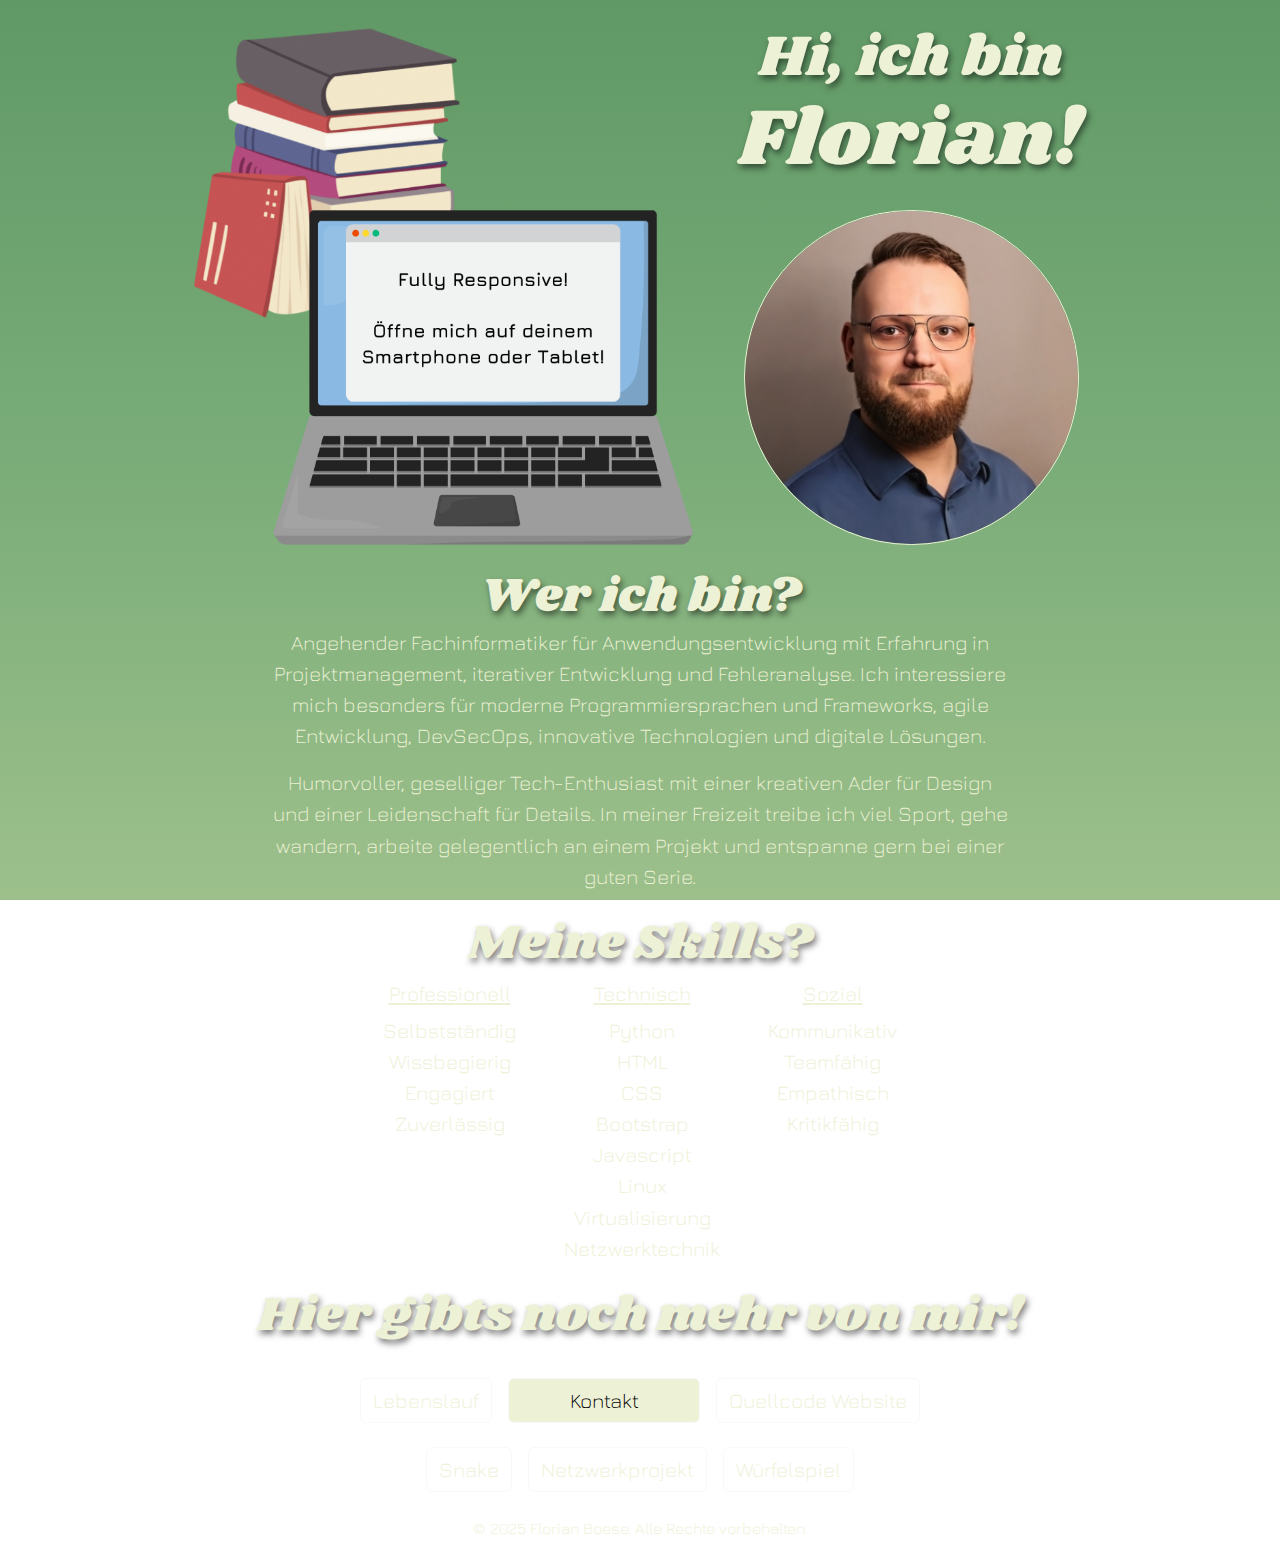
<file: index.html>
<!DOCTYPE html>
<html lang="de">

<head>
    <meta charset="UTF-8">
    <meta name="viewport" content="width=device-width, initial-scale=1.0">
    <title>Florian Boese</title>
    <link href="https://cdn.jsdelivr.net/npm/bootstrap@5.3.3/dist/css/bootstrap.min.css" rel="stylesheet"
        integrity="sha384-QWTKZyjpPEjISv5WaRU9OFeRpok6YctnYmDr5pNlyT2bRjXh0JMhjY6hW+ALEwIH" crossorigin="anonymous">
    <link rel="stylesheet" href="./style.css" />
</head>

<body>
    <div class="d-flex justify-content-center text-center mt-4">
        <div class="d-flex align-items-center gap-5">
            <div class="d-none d-lg-block col-lg-6 mt-1">
                <img class="img-head" src="./images/landing-page/img-head.png" alt="bild mit laptop und bücherstapel">
            </div>
            <div class="col-sm-12 col-lg-6 d-flex flex-column">
                <h1 class="col-12 d-flex flex-column">
                    <span class="h1-style me-3 me-sm-0">Hi, ich bin</span>
                    <span>Florian!</span>
                </h1>
                <div class="col-12 d-flex justify-content-center">
                    <img class="img-profile" src="./images/landing-page/img-profile.png"
                        alt="profilbild das florian zeigt">
                </div>
            </div>
        </div>
    </div>

    <div class="container d-flex flex-column align-items-center">
        <h2 class="mt-4 text-center">Wer ich bin?</h2>
        <p class="font-jura col-12 col-md-8 text-center">
            Angehender Fachinformatiker für Anwendungsentwicklung mit Erfahrung in Projektmanagement,
            iterativer Entwicklung und Fehleranalyse. Ich interessiere mich besonders für moderne Programmiersprachen
            und Frameworks, agile Entwicklung, DevSecOps, innovative Technologien und digitale Lösungen.
        </p>
        <p class="font-jura col-12 col-md-8 text-center">
            Humorvoller, geselliger Tech-Enthusiast mit einer kreativen Ader für Design und
            einer Leidenschaft für Details. In meiner Freizeit treibe ich viel Sport, gehe wandern, arbeite
            gelegentlich an einem Projekt und entspanne gern bei einer guten Serie.
        </p>
    </div>

    <div>
        <h2 class="mt-2 mb-2 text-center">Meine Skills?</h2>
        <div
            class="container font-jura d-flex flex-column flex-md-row justify-content-center text-center gap-1 gap-md-5 mb-2">
            <div>
                <h3 class="text-decoration-underline">Professionell</h3>
                <ul class="list-unstyled">
                    <li>Selbstständig</li>
                    <li>Wissbegierig</li>
                    <li>Engagiert</li>
                    <li>Zuverlässig</li>
                </ul>
            </div>

            <div>
                <h3 class="text-decoration-underline">Technisch</h3>
                <ul class="list-unstyled">
                    <li>Python</li>
                    <li>HTML</li>
                    <li>CSS</li>
                    <li>Bootstrap</li>
                    <li>Javascript</li>
                    <li>Linux</li>
                    <li>Virtualisierung</li>
                    <li>Netzwerktechnik</li>
                </ul>
            </div>

            <div>
                <h3 class="text-decoration-underline">Sozial</h3>
                <ul class="list-unstyled">
                    <li>Kommunikativ</li>
                    <li>Teamfähig</li>
                    <li>Empathisch</li>
                    <li>Kritikfähig</li>
                </ul>
            </div>
        </div>
    </div>

    <div class="d-flex flex-column mb-4 gap-3">
        <h2 class="mb-3 text-center">Hier gibts noch mehr von mir!</h2>
        <div class="d-flex justify-content-center gap-3 w-75 mx-auto">
            <a class="resume-button btn btn-outline-light font-jura text-decoration-none d-flex align-items-center justify-content-center"
                href="./resume.html">Lebenslauf</a>
            <a class="contact-button btn btn-outline-light font-jura text-decoration-none d-flex align-items-center justify-content-center"
                href="mailto:tech.career@icloud.com">Kontakt</a>
            <a class="source-code-button btn btn-outline-light font-jura text-decoration-none d-flex align-items-center justify-content-center"
                href="https://github.com/dev-showcase/application-site" target="_blank"
                rel="noopener noreferrer">Quellcode
                Website</a>
        </div>
    </div>

    <div class="d-flex gap-3 justify-content-center">
        <div>
            <a class="snake-button btn btn-outline-light font-jura text-decoration-none d-flex align-items-center justify-content-center"
                href="./snake.html">Snake</a>
        </div>
        <div>

            <a class="network-project-button btn btn-outline-light font-jura text-decoration-none d-flex align-items-center justify-content-center"
                href="./network-project.html">Netzwerkprojekt</a>
        </div>
        <div class="d-flex flex-column justify-content-between">
            <a class="dice-game-button btn btn-outline-light font-jura text-decoration-none d-flex align-items-center justify-content-center"
                href="./dice-game.html">Würfelspiel</a>
        </div>
    </div>
    </div>

    <footer>
        <p class="font-jura text-center fs-6 mt-4 mb-4">© 2025 Florian Boese. Alle Rechte vorbehalten.</p>
    </footer>
</body>

</html>
</file>
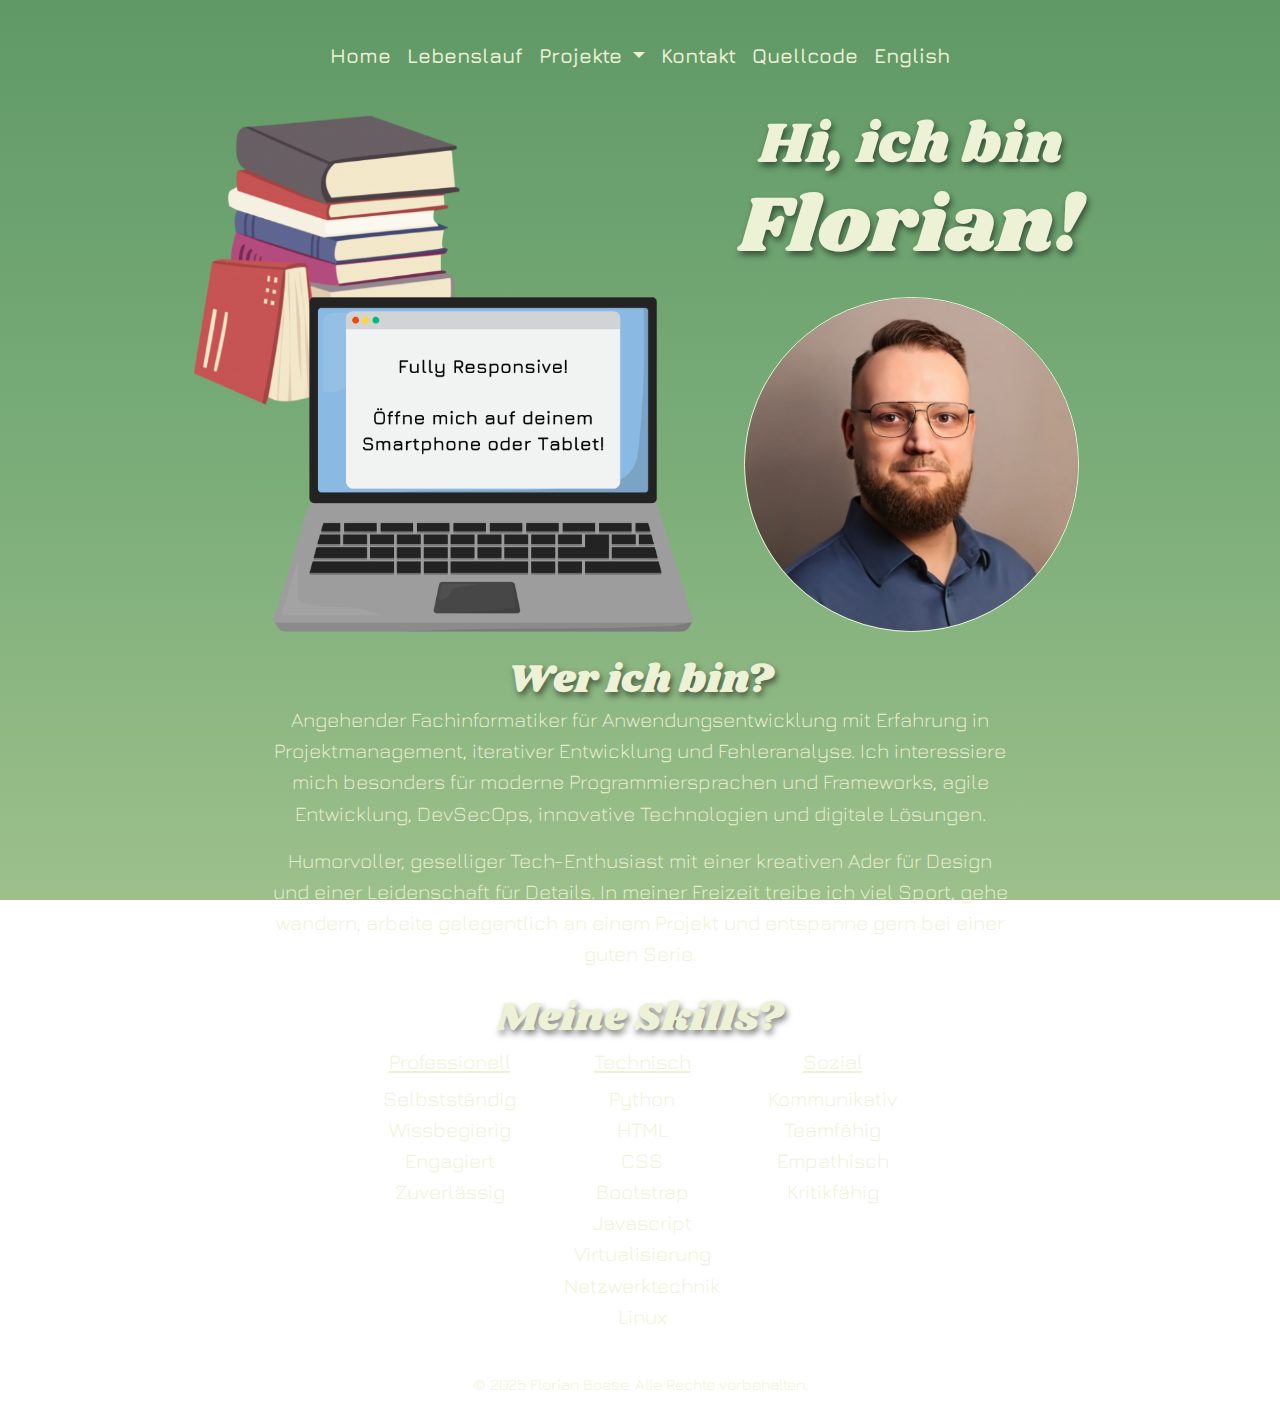
<file: de/index.html>
<!DOCTYPE html>
<html lang="de">

<head>
    <meta charset="UTF-8">
    <meta name="viewport" content="width=device-width, initial-scale=1.0">
    <title>Florian Boese</title>
    <link href="https://cdn.jsdelivr.net/npm/bootstrap@5.3.3/dist/css/bootstrap.min.css" rel="stylesheet"
        integrity="sha384-QWTKZyjpPEjISv5WaRU9OFeRpok6YctnYmDr5pNlyT2bRjXh0JMhjY6hW+ALEwIH" crossorigin="anonymous">
    <link rel="stylesheet" href="../style.css">
</head>

<body>
    <nav class="navbar navbar-expand-md navbar-dark bg-transparent mt-4 mb-4">
        <div class="container">
            <button class="navbar-toggler" type="button" data-bs-toggle="collapse" data-bs-target="#mainNavbar"
                aria-controls="mainNavbar" aria-expanded="false" aria-label="Toggle navigation">
                <span class="navbar-toggler-icon"></span>
            </button>

            <div class="collapse navbar-collapse justify-content-center" id="mainNavbar">
                <ul class="navbar-nav">
                    <li class="nav-item">
                        <a class="nav-link font-jura fw-semibold seperate-line" href="./index.html">Home</a>
                    </li>
                    <li class="nav-item">
                        <a class="nav-link font-jura fw-semibold seperate-line" href="./resume.html">Lebenslauf</a>
                    </li>
                    <li class="nav-item dropdown">
                        <a class="nav-link dropdown-toggle font-jura fw-semibold seperate-line" href="#" role="button"
                            data-bs-toggle="dropdown" aria-expanded="false">
                            Projekte
                        </a>
                        <ul class="dropdown-menu">
                            <li><a class="dropdown-item font-jura fw-semibold"
                                    href="./network-project.html">Netzwerkprojekt</a></li>
                            <li><a class="dropdown-item font-jura fw-semibold" href="./snake-game.html">Snake Game</a>
                            </li>
                            <li><a class="dropdown-item font-jura fw-semibold" href="./dice-game.html">Würfelspiel</a>
                            </li>
                        </ul>
                    </li>
                    <li class="nav-item">
                        <a class="nav-link font-jura fw-semibold seperate-line"
                            href="mailto:tech.career@icloud.com">Kontakt</a>
                    </li>
                    <li class="nav-item">
                        <a class="nav-link font-jura fw-semibold seperate-line" target="_blank"
                            href="https://github.com/dev-showcase/application-site">Quellcode</a>
                    </li>
                    <li class="nav-item">
                        <a class="nav-link font-jura fw-semibold seperate-line border-0"
                            href="https://dev-showcase.github.io/application-site/en/index.html">English</a>
                    </li>
                </ul>
            </div>
        </div>
    </nav>

    <div class="d-flex justify-content-center text-center">
        <div class="d-flex align-items-center gap-5">
            <div class="d-none d-lg-block col-lg-6 mt-1">
                <img class="img-head" src="../images/landing-page/img-head.png" alt="bild mit laptop und bücherstapel">
            </div>
            <div class="col-sm-12 col-lg-6 d-flex flex-column">
                <h1 class="col-12 d-flex flex-column">
                    <span class="h1-style me-3 me-sm-0">Hi, ich bin</span>
                    <span>Florian!</span>
                </h1>
                <div class="col-12 d-flex justify-content-center">
                    <img class="img-profile" src="../images/landing-page/img-profile.png"
                        alt="profilbild das florian zeigt">
                </div>
            </div>
        </div>
    </div>

    <div class="container d-flex flex-column align-items-center">
        <h2 class="mt-4 text-center fs-1">Wer ich bin?</h2>
        <p class="font-jura col-12 col-md-8 text-center">
            Angehender Fachinformatiker für Anwendungsentwicklung mit Erfahrung in Projektmanagement,
            iterativer Entwicklung und Fehleranalyse. Ich interessiere mich besonders für moderne Programmiersprachen
            und Frameworks, agile Entwicklung, DevSecOps, innovative Technologien und digitale Lösungen.
        </p>
        <p class="font-jura col-12 col-md-8 text-center">
            Humorvoller, geselliger Tech-Enthusiast mit einer kreativen Ader für Design und
            einer Leidenschaft für Details. In meiner Freizeit treibe ich viel Sport, gehe wandern, arbeite
            gelegentlich an einem Projekt und entspanne gern bei einer guten Serie.
        </p>
    </div>

    <div>
        <h2 class="mt-2 mb-2 text-center fs-1">Meine Skills?</h2>
        <div
            class="container font-jura d-flex flex-column flex-md-row justify-content-center text-center gap-1 gap-md-5 mb-2">
            <div>
                <h3 class="text-decoration-underline">Professionell</h3>
                <ul class="list-unstyled">
                    <li>Selbstständig</li>
                    <li>Wissbegierig</li>
                    <li>Engagiert</li>
                    <li>Zuverlässig</li>
                </ul>
            </div>

            <div>
                <h3 class="text-decoration-underline">Technisch</h3>
                <ul class="list-unstyled">
                    <li>Python</li>
                    <li>HTML</li>
                    <li>CSS</li>
                    <li>Bootstrap</li>
                    <li>Javascript</li>
                    <li>Virtualisierung</li>
                    <li>Netzwerktechnik</li>
                    <li>Linux</li>
                </ul>
            </div>

            <div>
                <h3 class="text-decoration-underline">Sozial</h3>
                <ul class="list-unstyled">
                    <li>Kommunikativ</li>
                    <li>Teamfähig</li>
                    <li>Empathisch</li>
                    <li>Kritikfähig</li>
                </ul>
            </div>
        </div>
    </div>

    <footer>
        <p class="font-jura text-center fs-6 mb-4 mt-4">© 2025 Florian Boese. Alle Rechte vorbehalten.</p>
    </footer>
    <script src="https://cdn.jsdelivr.net/npm/bootstrap@5.3.6/dist/js/bootstrap.bundle.min.js"
        integrity="sha384-j1CDi7MgGQ12Z7Qab0qlWQ/Qqz24Gc6BM0thvEMVjHnfYGF0rmFCozFSxQBxwHKO"
        crossorigin="anonymous"></script>
</body>

</html>
</file>
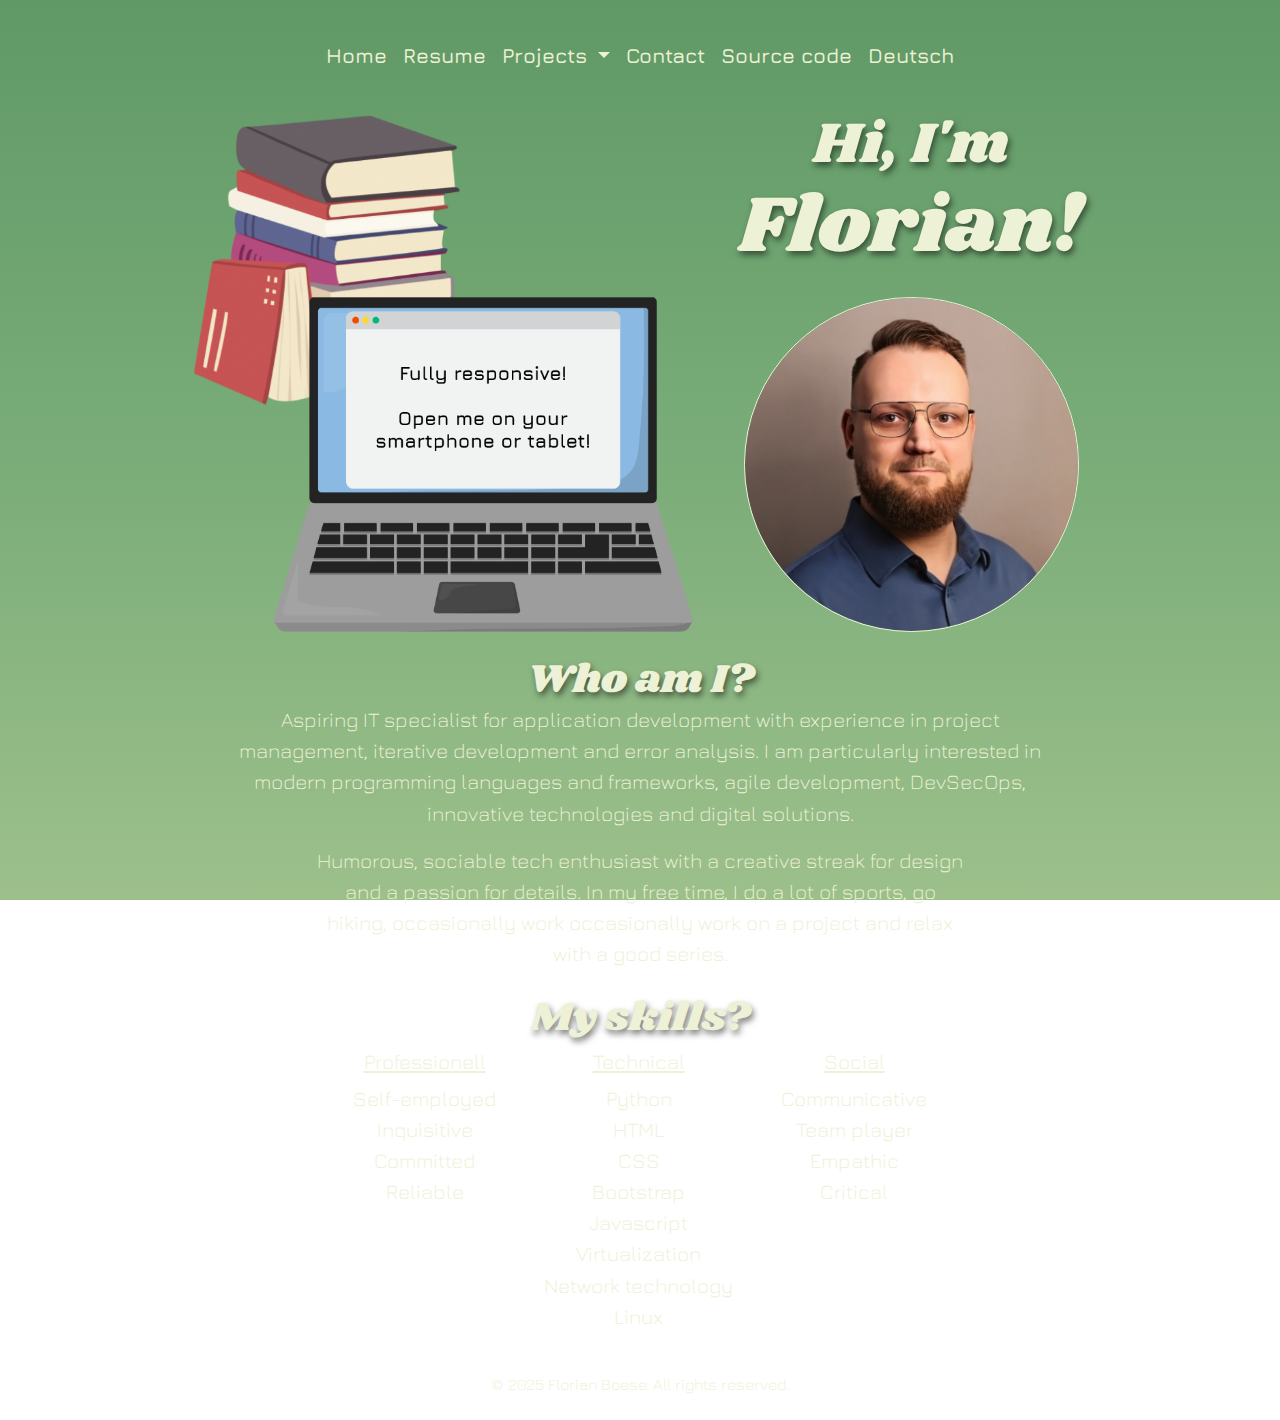
<file: en/index.html>
<!DOCTYPE html>
<html lang="de">

<head>
    <meta charset="UTF-8">
    <meta name="viewport" content="width=device-width, initial-scale=1.0">
    <title>Florian Boese</title>
    <link href="https://cdn.jsdelivr.net/npm/bootstrap@5.3.3/dist/css/bootstrap.min.css" rel="stylesheet"
        integrity="sha384-QWTKZyjpPEjISv5WaRU9OFeRpok6YctnYmDr5pNlyT2bRjXh0JMhjY6hW+ALEwIH" crossorigin="anonymous">
    <link rel="stylesheet" href="../style.css">
</head>

<body>
    <nav class="navbar navbar-expand-md navbar-dark bg-transparent mt-4 mb-4">
        <div class="container">
            <button class="navbar-toggler" type="button" data-bs-toggle="collapse" data-bs-target="#mainNavbar"
                aria-controls="mainNavbar" aria-expanded="false" aria-label="Toggle navigation">
                <span class="navbar-toggler-icon"></span>
            </button>

            <div class="collapse navbar-collapse justify-content-center" id="mainNavbar">
                <ul class="navbar-nav">
                    <li class="nav-item">
                        <a class="nav-link font-jura fw-semibold seperate-line" href="./index.html">Home</a>
                    </li>
                    <li class="nav-item">
                        <a class="nav-link font-jura fw-semibold seperate-line" href="./resume.html">Resume</a>
                    </li>
                    <li class="nav-item dropdown">
                        <a class="nav-link dropdown-toggle font-jura fw-semibold seperate-line" href="#" role="button"
                            data-bs-toggle="dropdown" aria-expanded="false">
                            Projects
                        </a>
                        <ul class="dropdown-menu">
                            <li><a class="dropdown-item font-jura fw-semibold" href="./network-project.html">Network
                                    project</a></li>
                            <li><a class="dropdown-item font-jura fw-semibold" href="./snake-game.html">Snake Game</a>
                            </li>
                            <li><a class="dropdown-item font-jura fw-semibold" href="./dice-game.html">Dice game</a>
                            </li>
                        </ul>
                    </li>
                    <li class="nav-item">
                        <a class="nav-link font-jura fw-semibold seperate-line"
                            href="mailto:tech.career@icloud.com">Contact</a>
                    </li>
                    <li class="nav-item">
                        <a class="nav-link font-jura fw-semibold seperate-line" target="_blank"
                            href="https://github.com/dev-showcase/application-site">Source code</a>
                    </li>
                    <li class="nav-item">
                        <a class="nav-link font-jura fw-semibold seperate-line border-0"
                            href="../de/index.html">Deutsch</a>
                    </li>
                </ul>
            </div>
        </div>
    </nav>

    <div class="d-flex justify-content-center text-center">
        <div class="d-flex align-items-center gap-5">
            <div class="d-none d-lg-block col-lg-6 mt-1">
                <img class="img-head" src="../images/landing-page/img-head-en.png"
                    alt="picture with laptop and staple of books">
            </div>
            <div class="col-sm-12 col-lg-6 d-flex flex-column">
                <h1 class="col-12 d-flex flex-column">
                    <span class="h1-style me-3 me-sm-0">Hi, I'm</span>
                    <span>Florian!</span>
                </h1>
                <div class="col-12 d-flex justify-content-center">
                    <img class="img-profile" src="../images/landing-page/img-profile.png"
                        alt="profile picture that shows florian">
                </div>
            </div>
        </div>
    </div>

    <div class="container d-flex flex-column align-items-center">
        <h2 class="mt-4 text-center fs-1">Who am I?</h2>
        <p class="font-jura col-12 col-md-9 text-center">
            Aspiring IT specialist for application development with experience in project management,
            iterative development and error analysis. I am particularly interested in modern programming languages
            and frameworks, agile development, DevSecOps, innovative technologies and digital solutions.
        </p>
        <p class="font-jura col-12 col-md-7 text-center">
            Humorous, sociable tech enthusiast with a creative streak for design and a passion for details.
            In my free time, I do a lot of sports, go hiking, occasionally work
            occasionally work on a project and relax with a good series.
        </p>
    </div>

    <div>
        <h2 class="mt-2 mb-2 text-center fs-1">My skills?</h2>
        <div
            class="container font-jura d-flex flex-column flex-md-row justify-content-center text-center gap-1 gap-md-5 mb-2">
            <div>
                <h3 class="text-decoration-underline">Professionell</h3>
                <ul class="list-unstyled">
                    <li>Self-employed</li>
                    <li>Inquisitive</li>
                    <li>Committed</li>
                    <li>Reliable</li>
                </ul>
            </div>

            <div>
                <h3 class="text-decoration-underline">Technical</h3>
                <ul class="list-unstyled">
                    <li>Python</li>
                    <li>HTML</li>
                    <li>CSS</li>
                    <li>Bootstrap</li>
                    <li>Javascript</li>
                    <li>Virtualization</li>
                    <li>Network technology</li>
                    <li>Linux</li>
                </ul>
            </div>

            <div>
                <h3 class="text-decoration-underline">Social</h3>
                <ul class="list-unstyled">
                    <li>Communicative</li>
                    <li>Team player</li>
                    <li>Empathic</li>
                    <li>Critical</li>
                </ul>
            </div>
        </div>
    </div>

    <footer>
        <p class="font-jura text-center fs-6 mb-4 mt-4">© 2025 Florian Boese. All rights reserved.</p>
    </footer>
    <script src="https://cdn.jsdelivr.net/npm/bootstrap@5.3.6/dist/js/bootstrap.bundle.min.js"
        integrity="sha384-j1CDi7MgGQ12Z7Qab0qlWQ/Qqz24Gc6BM0thvEMVjHnfYGF0rmFCozFSxQBxwHKO"
        crossorigin="anonymous"></script>
</body>

</html>
</file>
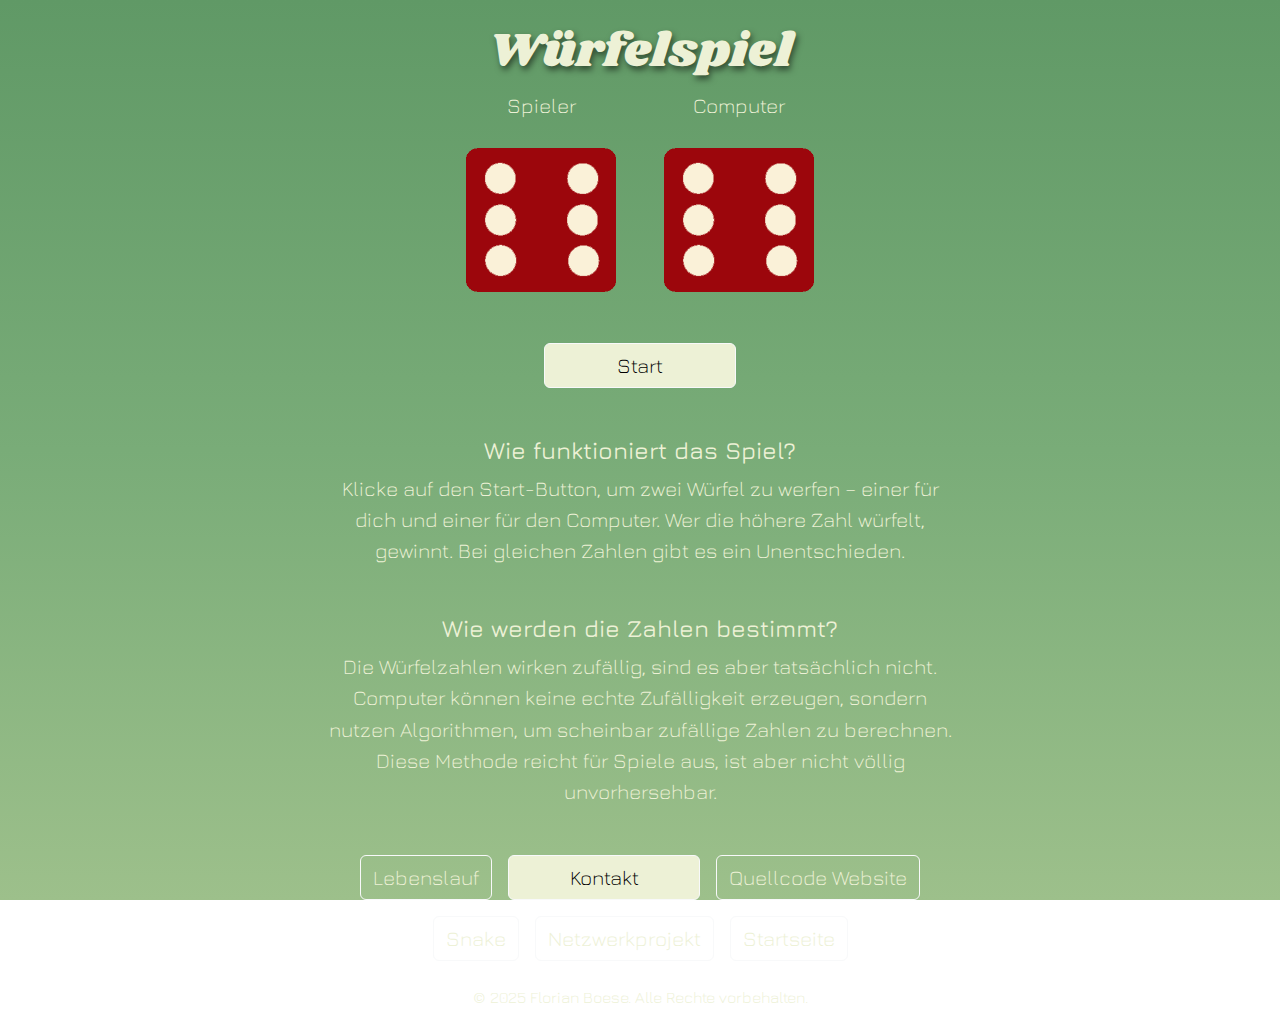
<file: dice-game.html>
<!DOCTYPE html>
<html lang="de">

<head>
  <meta charset="UTF-8">
  <meta name="viewport" content="width=device-width, initial-scale=1.0">
  <title>Würfelspiel</title>
  <link href="https://cdn.jsdelivr.net/npm/bootstrap@5.3.3/dist/css/bootstrap.min.css" rel="stylesheet"
    integrity="sha384-QWTKZyjpPEjISv5WaRU9OFeRpok6YctnYmDr5pNlyT2bRjXh0JMhjY6hW+ALEwIH" crossorigin="anonymous">
  <link rel="stylesheet" href="./style.css" />
</head>

<body>
  <div class="d-flex flex-column align-items-center text-center w-75 mx-auto mt-4">
    <h2 class="dice-game w-sm-100">Würfelspiel</h2>
    <div class="d-sm-flex flex-column flex-sm-row gap-5">
      <div>
        <p class="font-jura mt-2 mb-4">Spieler</p>
        <img class="dice-img1" src="images/dice-game/dice6.png" />
      </div>

      <div>
        <p class="font-jura mt-4 mt-sm-2 mb-4">Computer</p>
        <img class="dice-img2" src="images/dice-game/dice6.png" />
      </div>
    </div>
    <button class="btn btn-outline-light font-jura mt-5" id="playButton">Start</button>
  </div>

  <div class="col-10 col-md-6 mx-auto text-center mt-5">
    <h3 class="fw-medium fs-4">Wie funktioniert das Spiel?</h3>
    <p class="font-jura mb-5">
      Klicke auf den Start-Button, um zwei Würfel zu werfen – einer für dich und einer für den Computer.
      Wer die höhere Zahl würfelt, gewinnt. Bei gleichen Zahlen gibt es ein Unentschieden.
    </p>
    <h3 class="fw-medium fs-4">Wie werden die Zahlen bestimmt?</h3>
    <p class="font-jura mb-5">
      Die Würfelzahlen wirken zufällig, sind es aber tatsächlich nicht. Computer können keine echte Zufälligkeit
      erzeugen,
      sondern nutzen Algorithmen, um scheinbar zufällige Zahlen zu berechnen. Diese Methode reicht für Spiele aus,
      ist aber nicht völlig unvorhersehbar.
    </p>
  </div>

  <div class="d-flex flex-column mb-4 gap-3">
    <div class="d-flex justify-content-center gap-3 w-75 mx-auto">
      <a class="resume-button btn btn-outline-light font-jura text-decoration-none d-flex align-items-center justify-content-center"
        href="./resume.html">Lebenslauf</a>
      <a class="contact-button btn btn-outline-light font-jura text-decoration-none d-flex align-items-center justify-content-center"
        href="mailto:tech.career@icloud.com">Kontakt</a>
      <a class="source-code-button btn btn-outline-light font-jura text-decoration-none d-flex align-items-center justify-content-center"
        href="https://github.com/dev-showcase/application-site" target="_blank" rel="noopener noreferrer">Quellcode
        Website</a>
    </div>
    <div class="d-flex gap-3 justify-content-center">
      <div>
        <a class="snake-button btn btn-outline-light font-jura text-decoration-none d-flex align-items-center justify-content-center"
          href="./snake.html">Snake</a>
      </div>
      <div>
        <a class="network-project-button btn btn-outline-light font-jura text-decoration-none d-flex align-items-center justify-content-center"
          href="./network-project.html">Netzwerkprojekt</a>
      </div>
      <div class="d-flex flex-column">
        <a class="dice-game-button btn btn-outline-light font-jura text-decoration-none d-flex align-items-center justify-content-center"
          href="./index.html">Startseite</a>
      </div>
    </div>
  </div>

  <script src="src/dice-game.js" charset="utf-8"></script>

  <footer>
    <p class="font-jura text-center fs-6 mb-4">© 2025 Florian Boese. Alle Rechte vorbehalten.</p>
  </footer>
</body>

</html>
</file>
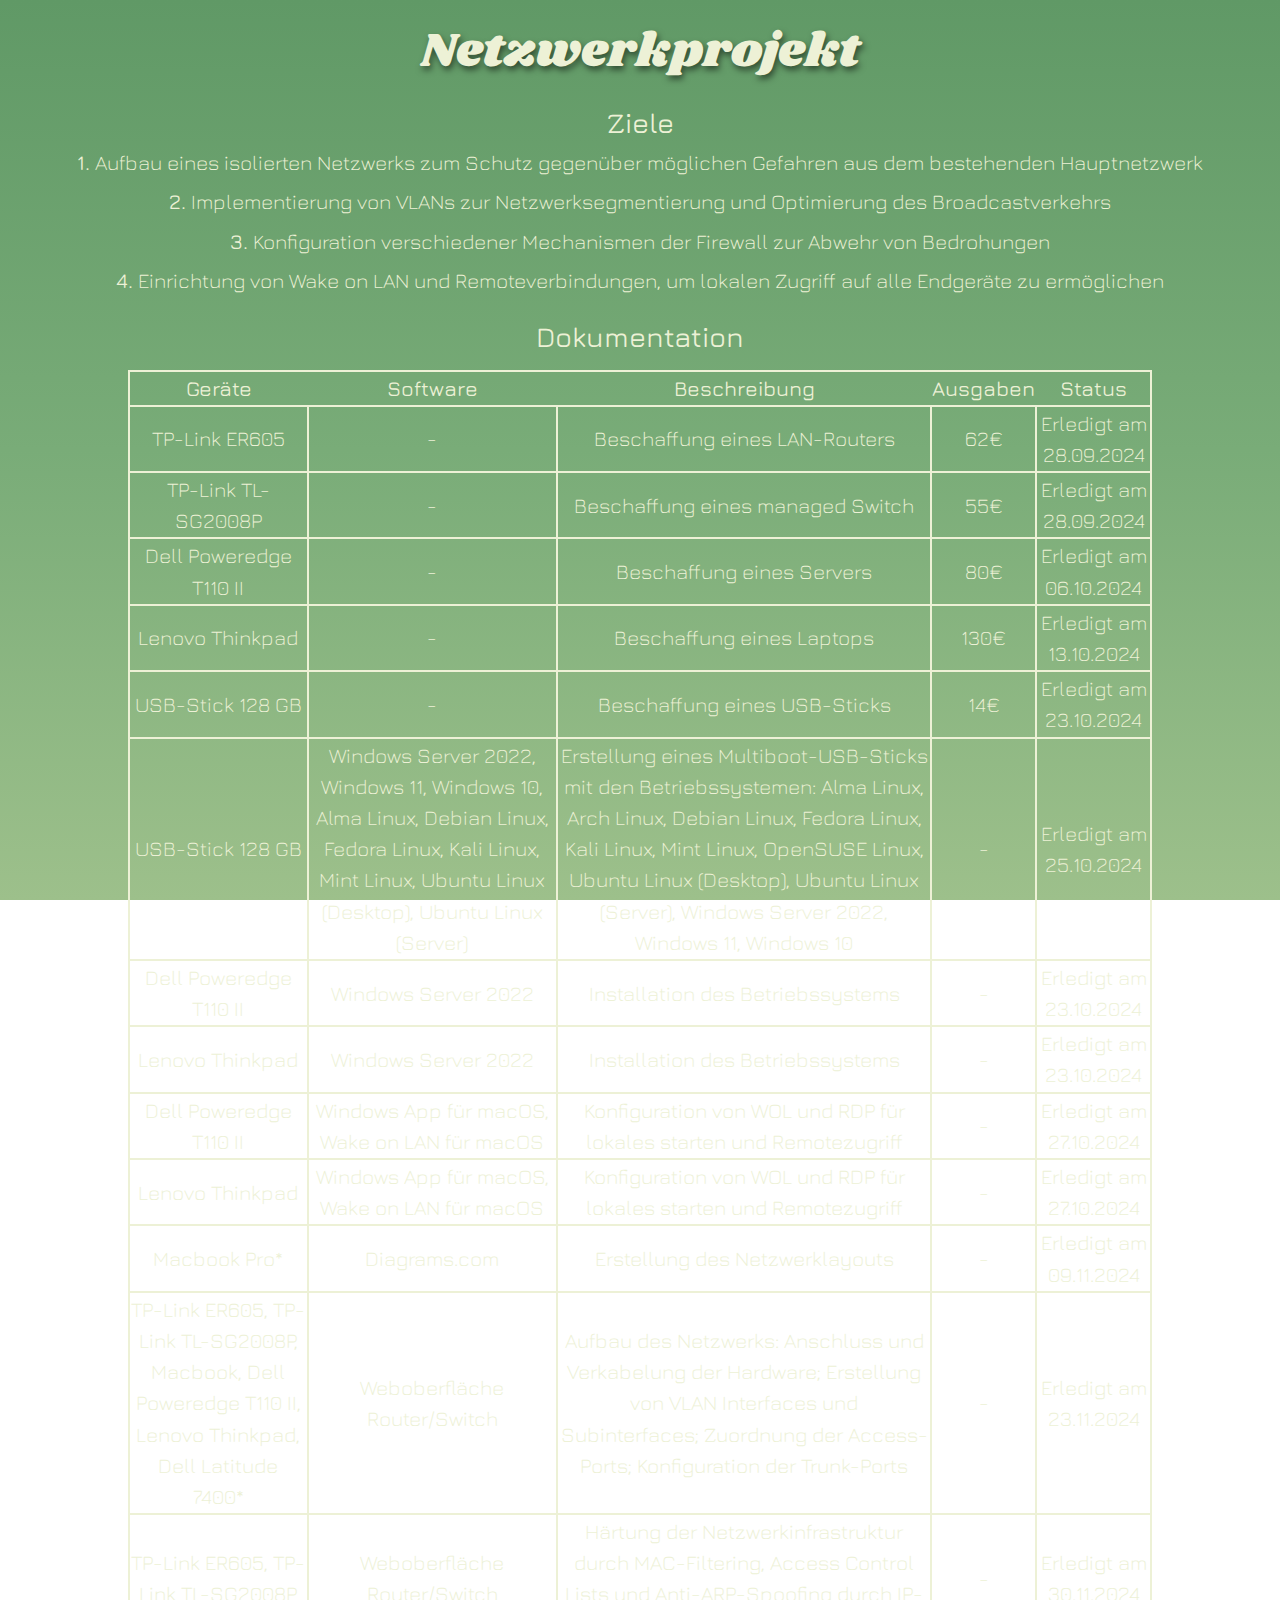
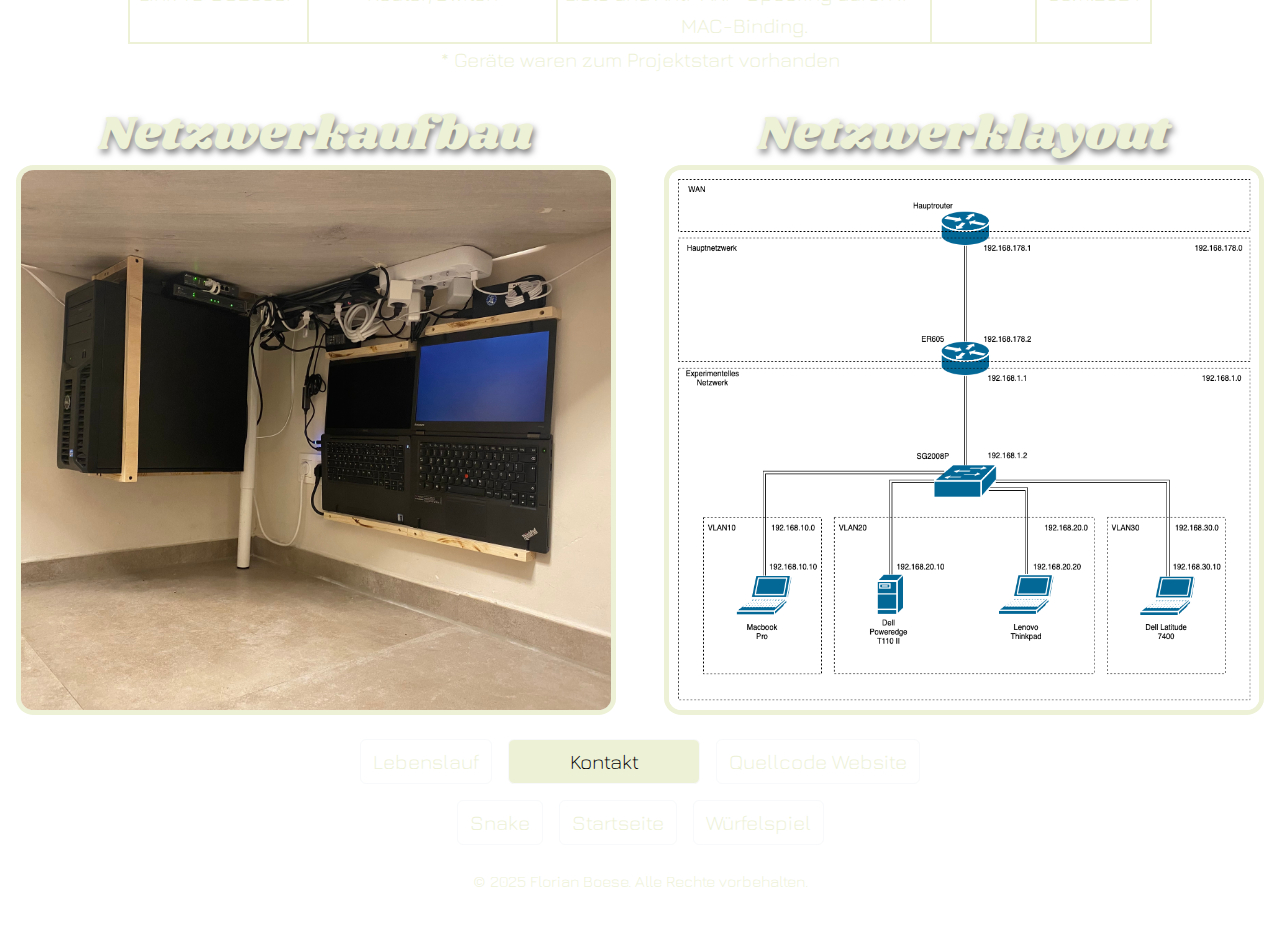
<file: network-project.html>
<!DOCTYPE html>
<html lang="de">

<head>
  <meta charset="UTF-8">
  <meta name="viewport" content="width=device-width, initial-scale=1.0">
  <title>Netzwerkprojekt</title>
  <link href="https://cdn.jsdelivr.net/npm/bootstrap@5.3.3/dist/css/bootstrap.min.css" rel="stylesheet"
    integrity="sha384-QWTKZyjpPEjISv5WaRU9OFeRpok6YctnYmDr5pNlyT2bRjXh0JMhjY6hW+ALEwIH" crossorigin="anonymous">
  <link rel="stylesheet" href="./style.css" />
</head>

<body>
  <div class="d-flex flex-column align-items-center font-jura text-center mt-4 mb-4">
    <h2>Netzwerkprojekt</h2>
    <div>
      <h3 class="fw-medium fs-3 mt-4">Ziele</h3>
      <ul class="col-10 col-lg-12 mx-auto list-unstyled mb-4">
        <li class="mb-2"><span class="fw-medium">1.</span> Aufbau eines isolierten Netzwerks zum Schutz gegenüber
          möglichen Gefahren aus dem bestehenden Hauptnetzwerk</li>
        <li class="mb-2"><span class="fw-medium">2.</span> Implementierung von VLANs zur Netzwerksegmentierung und
          Optimierung des Broadcastverkehrs</li>
        <li class="mb-2"><span class="fw-medium">3.</span> Konfiguration verschiedener Mechanismen der Firewall zur
          Abwehr von Bedrohungen</li>
        <li><span class="fw-medium">4.</span> Einrichtung von Wake on LAN und Remoteverbindungen, um lokalen Zugriff auf
          alle Endgeräte zu ermöglichen</li>
      </ul>
    </div>

    <h3 class="fw-medium fs-3 mb-3">Dokumentation</h3>
    <div class="documentation-container">
      <table class="documentation-table">
        <thead>
          <tr>
            <th class="fw-medium">Geräte</th>
            <th class="fw-medium">Software</th>
            <th class="fw-medium">Beschreibung</th>
            <th class="fw-medium">Ausgaben</th>
            <th class="fw-medium">Status</th>
          </tr>
        </thead>
        <tbody>
          <tr>
            <td>TP-Link ER605</td>
            <td>-</td>
            <td>Beschaffung eines LAN-Routers</td>
            <td>62€</td>
            <td>Erledigt am 28.09.2024</td>
          </tr>
          <tr>
            <td>TP-Link TL-SG2008P</td>
            <td>-</td>
            <td>Beschaffung eines managed Switch</td>
            <td>55€</td>
            <td>Erledigt am 28.09.2024</td>
          </tr>
          <tr>
            <td>Dell Poweredge T110 II</td>
            <td>-</td>
            <td>Beschaffung eines Servers</td>
            <td>80€</td>
            <td>Erledigt am 06.10.2024</td>
          </tr>
          <tr>
            <td>Lenovo Thinkpad</td>
            <td>-</td>
            <td>Beschaffung eines Laptops</td>
            <td>130€</td>
            <td>Erledigt am 13.10.2024</td>
          </tr>
          <tr>
            <td>USB-Stick 128 GB</td>
            <td>-</td>
            <td>Beschaffung eines USB-Sticks</td>
            <td>14€</td>
            <td>Erledigt am 23.10.2024</td>
          </tr>
          <tr>
            <td>USB-Stick 128 GB</td>
            <td>Windows Server 2022, Windows 11, Windows 10, Alma Linux, Debian Linux, Fedora Linux, Kali Linux, Mint
              Linux, Ubuntu Linux (Desktop), Ubuntu Linux (Server)</td>
            <td>Erstellung eines Multiboot-USB-Sticks mit den Betriebssystemen: Alma Linux, Arch Linux, Debian Linux,
              Fedora Linux, Kali Linux, Mint Linux, OpenSUSE Linux, Ubuntu Linux (Desktop), Ubuntu Linux (Server),
              Windows Server 2022, Windows 11, Windows 10</td>
            <td>-</td>
            <td>Erledigt am 25.10.2024</td>
          </tr>
          <tr>
            <td>Dell Poweredge T110 II</td>
            <td>Windows Server 2022</td>
            <td>Installation des Betriebssystems</td>
            <td>-</td>
            <td>Erledigt am 23.10.2024</td>
          </tr>
          <tr>
            <td>Lenovo Thinkpad</td>
            <td>Windows Server 2022</td>
            <td>Installation des Betriebssystems</td>
            <td>-</td>
            <td>Erledigt am 23.10.2024</td>
          </tr>
          <tr>
            <td>Dell Poweredge T110 II</td>
            <td>Windows App für macOS, Wake on LAN für macOS</td>
            <td>Konfiguration von WOL und RDP für lokales starten und Remotezugriff</td>
            <td>-</td>
            <td>Erledigt am 27.10.2024</td>
          </tr>
          <tr>
            <td>Lenovo Thinkpad</td>
            <td>Windows App für macOS, Wake on LAN für macOS</td>
            <td>Konfiguration von WOL und RDP für lokales starten und Remotezugriff</td>
            <td>-</td>
            <td>Erledigt am 27.10.2024</td>
          </tr>
          <tr>
            <td>Macbook Pro*</td>
            <td>Diagrams.com</td>
            <td>Erstellung des Netzwerklayouts</td>
            <td>-</td>
            <td>Erledigt am 09.11.2024</td>
          </tr>
          <tr>
            <td>TP-Link ER605, TP-Link TL-SG2008P, Macbook, Dell Poweredge T110 II, Lenovo Thinkpad, Dell Latitude 7400*
            </td>
            <td>Weboberfläche Router/Switch</td>
            <td>Aufbau des Netzwerks: Anschluss und Verkabelung der Hardware; Erstellung von VLAN Interfaces und
              Subinterfaces; Zuordnung der Access-Ports; Konfiguration der Trunk-Ports</td>
            <td>-</td>
            <td>Erledigt am 23.11.2024</td>
          </tr>
          <tr>
            <td>TP-Link ER605, TP-Link TL-SG2008P </td>
            <td>Weboberfläche Router/Switch</td>
            <td>Härtung der Netzwerkinfrastruktur durch MAC-Filtering, Access Control Lists und Anti-ARP-Spoofing durch
              IP-MAC-Binding.</td>
            <td>-</td>
            <td>Erledigt am 30.11.2024</td>
          </tr>
        </tbody>
      </table>
    </div>

    <div class="font-jura">
      <p>* Geräte waren zum Projektstart vorhanden</p>
    </div>

    <div class="d-flex flex flex-column flex-lg-row gap-5 mt-3">
      <div>
        <h2>Netzwerkaufbau</h2>
        <img class="img-network-structure" src="images/network-project/network-structure.jpeg"
          alt="pc, 2 laptops und viele kabel unter einem tisch montiert">
      </div>

      <div>
        <h2>Netzwerklayout</h2>
        <img class="img-network-layout" src="images/network-project/network-layout.png" alt="bild mit netzwerklayout">
      </div>
    </div>

    <div class="d-flex flex-column w-100 mt-4 mb-4 gap-3">
      <div class="d-flex justify-content-center gap-3 w-75 mx-auto">
        <a class="resume-button btn btn-outline-light font-jura text-decoration-none d-flex align-items-center justify-content-center"
          href="./resume.html">Lebenslauf</a>
        <a class="contact-button btn btn-outline-light font-jura text-decoration-none d-flex align-items-center justify-content-center"
          href="mailto:tech.career@icloud.com">Kontakt</a>
        <a class="source-code-button btn btn-outline-light font-jura text-decoration-none d-flex align-items-center justify-content-center"
          href="https://github.com/dev-showcase/application-site" target="_blank" rel="noopener noreferrer">Quellcode
          Website</a>
      </div>

      <div class="d-flex gap-3 justify-content-center">
        <div>
          <a class="snake-button btn btn-outline-light font-jura text-decoration-none d-flex align-items-center justify-content-center"
            href="./snake.html">Snake</a>
        </div>
        <div class="d-flex flex-column">
          <a class="dice-game-button btn btn-outline-light font-jura text-decoration-none d-flex align-items-center justify-content-center"
            href="./index.html">Startseite</a>
        </div>
        <div class="d-flex flex-column justify-content-between">
          <a class="dice-game-button btn btn-outline-light font-jura text-decoration-none d-flex align-items-center justify-content-center"
            href="./dice-game.html">Würfelspiel</a>
        </div>
      </div>
    </div>

    <footer>
      <p class="font-jura text-center fs-6">© 2025 Florian Boese. Alle Rechte vorbehalten.</p>
    </footer>
</body>

</html>
</file>
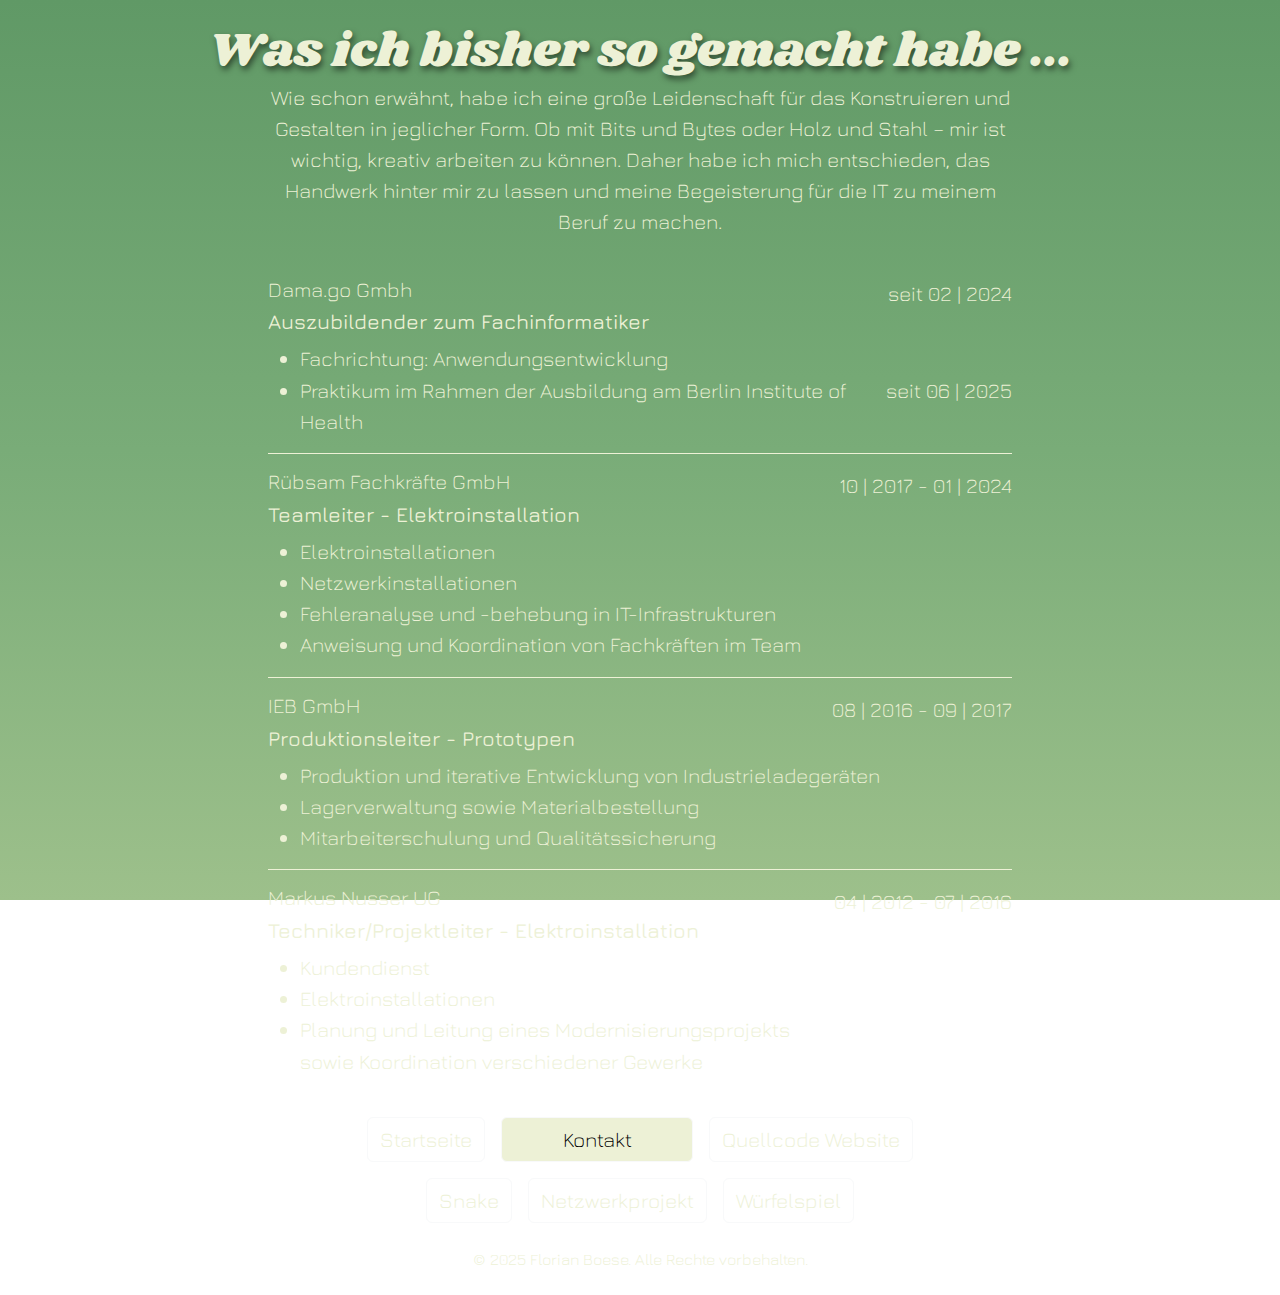
<file: resume.html>
<!DOCTYPE html>
<html lang="de">

<head>
    <meta charset="UTF-8">
    <meta name="viewport" content="width=device-width, initial-scale=1.0">
    <link href="https://cdn.jsdelivr.net/npm/bootstrap@5.3.3/dist/css/bootstrap.min.css" rel="stylesheet"
        integrity="sha384-QWTKZyjpPEjISv5WaRU9OFeRpok6YctnYmDr5pNlyT2bRjXh0JMhjY6hW+ALEwIH" crossorigin="anonymous">
    <link rel="stylesheet" href="./style.css" />
    <title>Lebenslauf</title>
</head>

<body>
    <div>
        <h2 class="resume-h2-style text-center mt-4">Was ich bisher so gemacht habe ...</h2>
        <div class="container d-flex justify-content-center mb-4">
            <p class="col-12 col-xl-8 text-center font-jura">
                Wie schon erwähnt, habe ich eine große Leidenschaft für das
                Konstruieren und Gestalten in jeglicher Form. Ob mit Bits und Bytes
                oder Holz und Stahl – mir ist wichtig, kreativ arbeiten
                zu können. Daher habe ich mich entschieden, das Handwerk
                hinter mir zu lassen und meine Begeisterung für die IT zu meinem Beruf zu machen.
            </p>
        </div>

        <div class="container font-jura d-flex flex-column align-items-center">
            <div class="col-12 col-md-8 d-flex flex-column justify-content-between border-b">
                <div class="d-flex justify-content-between">
                    <div>
                        <h3 class="text-decoration-none">Dama.go Gmbh</h3>
                        <h4 class="fw-medium">Auszubildender zum Fachinformatiker</h4>
                    </div>
                    <span class="text-nowrap">seit 02 | 2024</span>
                </div>

                <div>
                    <ul>
                        <li>Fachrichtung: Anwendungsentwicklung</li>
                        <div class="d-flex justify-content-between">
                            <li>Praktikum im Rahmen der Ausbildung am Berlin Institute of Health</li>
                            <span class="text-nowrap">seit 06 | 2025</span>
                        </div>
                    </ul>
                </div>
            </div>

            <div class="col-12 col-md-8 d-flex flex-column justify-content-between border-b mt-3">
                <div class="d-flex justify-content-between">
                    <div>
                        <h3 class="text-decoration-none">Rübsam Fachkräfte GmbH</h3>
                        <h4 class="fw-medium">Teamleiter - Elektroinstallation</h4>
                    </div>
                    <span class="text-nowrap">10 | 2017 - 01 | 2024</span>
                </div>

                <div>
                    <ul>
                        <li>Elektroinstallationen</li>
                        <li>Netzwerkinstallationen</li>
                        <li>Fehleranalyse und -behebung in IT-Infrastrukturen</li>
                        <li>Anweisung und Koordination von Fachkräften im Team</li>
                    </ul>
                </div>
            </div>

            <div class="col-12 col-md-8 d-flex flex-column justify-content-between border-b mt-3">
                <div class="d-flex justify-content-between">
                    <div>
                        <h3 class="text-decoration-none">IEB GmbH</h3>
                        <h4 class="fw-medium">Produktionsleiter - Prototypen</h4>
                    </div>
                    <span class="text-nowrap">08 | 2016 - 09 | 2017</span>
                </div>

                <div>
                    <ul>
                        <li>Produktion und iterative Entwicklung von Industrieladegeräten</li>
                        <li>Lagerverwaltung sowie Materialbestellung</li>
                        <li>Mitarbeiterschulung und Qualitätssicherung</li>
                    </ul>
                </div>
            </div>

            <div class="col-12 col-md-8 d-flex flex-column justify-content-between mt-3">
                <div class="d-flex justify-content-between">
                    <div>
                        <h3 class="text-decoration-none">Markus Nusser UG</h3>
                        <h4 class="fw-medium">Techniker/Projektleiter - Elektroinstallation</h4>
                    </div>
                    <span class="text-nowrap">04 | 2012 - 07 | 2016</span>
                </div>

                <div>
                    <ul>
                        <li>Kundendienst</li>
                        <li>Elektroinstallationen</li>
                        <li class="col-12 col-md-9">Planung und Leitung eines Modernisierungsprojekts sowie Koordination
                            verschiedener Gewerke</li>
                    </ul>
                </div>
            </div>

            <div class="d-flex flex-column w-100 mt-4 mb-4 gap-3">
                <div class="d-flex justify-content-center gap-3 w-75 mx-auto">
                    <a class="dice-game-button btn btn-outline-light font-jura text-decoration-none d-flex align-items-center justify-content-center"
                        href="./index.html">Startseite</a>
                    <a class="contact-button btn btn-outline-light font-jura text-decoration-none d-flex align-items-center justify-content-center"
                        href="mailto:tech.career@icloud.com">Kontakt</a>
                    <a class="source-code-button btn btn-outline-light font-jura text-decoration-none d-flex align-items-center justify-content-center"
                        href="https://github.com/dev-showcase/application-site" target="_blank"
                        rel="noopener noreferrer">Quellcode Website</a>
                </div>

                <div class="d-flex gap-3 justify-content-center">
                    <div>
                        <a class="snake-button btn btn-outline-light font-jura text-decoration-none d-flex align-items-center justify-content-center"
                            href="./snake.html">Snake</a>
                    </div>
                    <div>
                        <a class="network-project-button btn btn-outline-light font-jura text-decoration-none d-flex align-items-center justify-content-center"
                            href="./network-project.html">Netzwerkprojekt</a>
                    </div>
                    <div class="d-flex flex-column justify-content-between">
                        <a class="dice-game-button btn btn-outline-light font-jura text-decoration-none d-flex align-items-center justify-content-center"
                            href="./dice-game.html">Würfelspiel</a>
                    </div>
                </div>
            </div>
        </div>

        <footer>
            <p class="font-jura text-center fs-6 mb-4">© 2025 Florian Boese. Alle Rechte vorbehalten.</p>
        </footer>
</body>

</html>
</file>
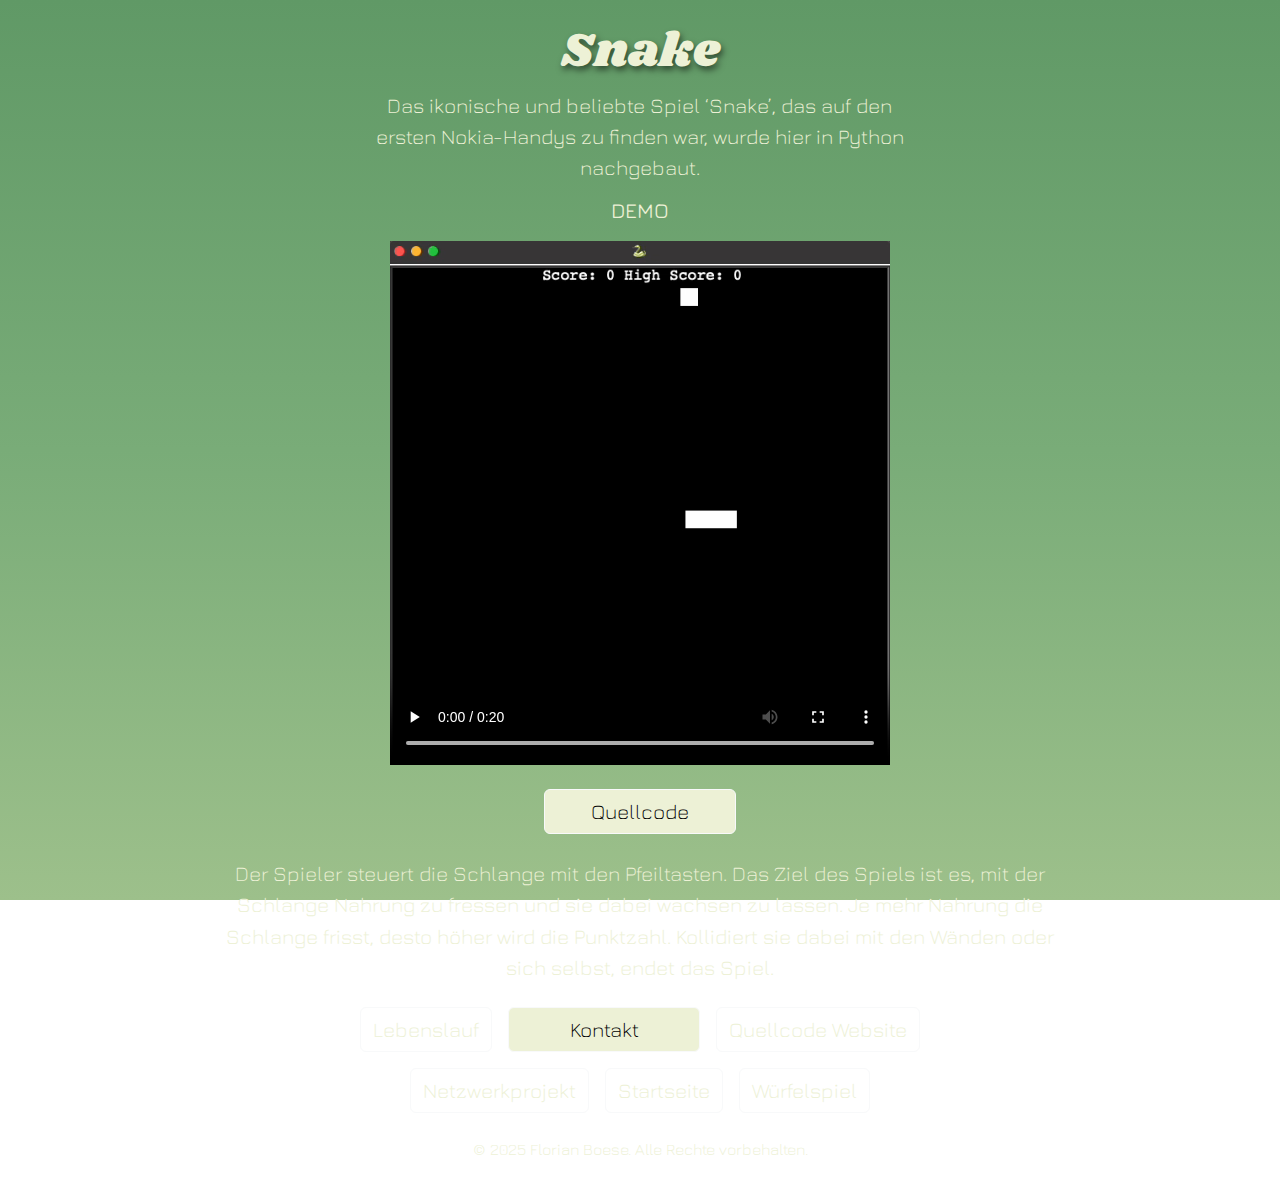
<file: snake.html>
<!DOCTYPE html>
<html lang="de">

<head>
    <meta charset="UTF-8">
    <meta name="viewport" content="width=device-width, initial-scale=1.0">
    <title>Snake</title>
    <link href="https://cdn.jsdelivr.net/npm/bootstrap@5.3.3/dist/css/bootstrap.min.css" rel="stylesheet"
        integrity="sha384-QWTKZyjpPEjISv5WaRU9OFeRpok6YctnYmDr5pNlyT2bRjXh0JMhjY6hW+ALEwIH" crossorigin="anonymous">
    <link rel="stylesheet" href="./style.css" />
</head>

<body>
    <div class="d-flex flex-column align-items-center mt-4">
        <h2>Snake</h2>
        <p class="font-jura col-10 col-md-5 text-center mt-2">Das ikonische und beliebte Spiel ‘Snake’, das auf den
            ersten Nokia-Handys zu finden war,
            wurde hier in Python nachgebaut.</p>
        <h3 class="fw-medium mb-3">DEMO</h3>
        <div class="d-flex flex-column justify-content-center align-items-center">
            <video width="500px" height="525px" controls>
                <source src="./images/snake/demo.mov">
            </video>
            <a class="snake-source-code-button btn btn-outline-light font-jura text-decoration-none mt-4 mb-4"
                href="https://github.com/dev-showcase/the-famous-snake-game">Quellcode</a>
            <p class="font-jura col-8 text-center">
                Der Spieler steuert die Schlange mit den Pfeiltasten.
                Das Ziel des Spiels ist es, mit der Schlange Nahrung zu fressen und sie dabei wachsen zu lassen.
                Je mehr Nahrung die Schlange frisst, desto höher wird die Punktzahl.
                Kollidiert sie dabei mit den Wänden oder sich selbst, endet das Spiel.
            </p>
        </div>
    </div>

    <div class="d-flex flex-column w-100 mt-2 mb-4 gap-3">
        <div class="d-flex justify-content-center gap-3 w-75 mx-auto">
            <a class="resume-button btn btn-outline-light font-jura text-decoration-none d-flex align-items-center justify-content-center"
                href="./resume.html">Lebenslauf</a>
            <a class="contact-button btn btn-outline-light font-jura text-decoration-none d-flex align-items-center justify-content-center"
                href="mailto:tech.career@icloud.com">Kontakt</a>
            <a class="source-code-button btn btn-outline-light font-jura text-decoration-none d-flex align-items-center justify-content-center"
                href="https://github.com/dev-showcase/application-site" target="_blank"
                rel="noopener noreferrer">Quellcode
                Website</a>
        </div>

        <div class="d-flex gap-3 justify-content-center">
            <div>
                <a class="network-project-button btn btn-outline-light font-jura text-decoration-none d-flex align-items-center justify-content-center"
                    href="./network-project.html">Netzwerkprojekt</a>
            </div>
            <div class="d-flex flex-column">
                <a class="dice-game-button btn btn-outline-light font-jura text-decoration-none d-flex align-items-center justify-content-center"
                    href="./index.html">Startseite</a>
            </div>
            <div class="d-flex flex-column justify-content-between">
                <a class="dice-game-button btn btn-outline-light font-jura text-decoration-none d-flex align-items-center justify-content-center"
                    href="./dice-game.html">Würfelspiel</a>
            </div>
        </div>
    </div>

    <footer>
        <p class="font-jura text-center fs-6 mb-4">© 2025 Florian Boese. Alle Rechte vorbehalten.</p>
    </footer>

</body>

</html>
</file>
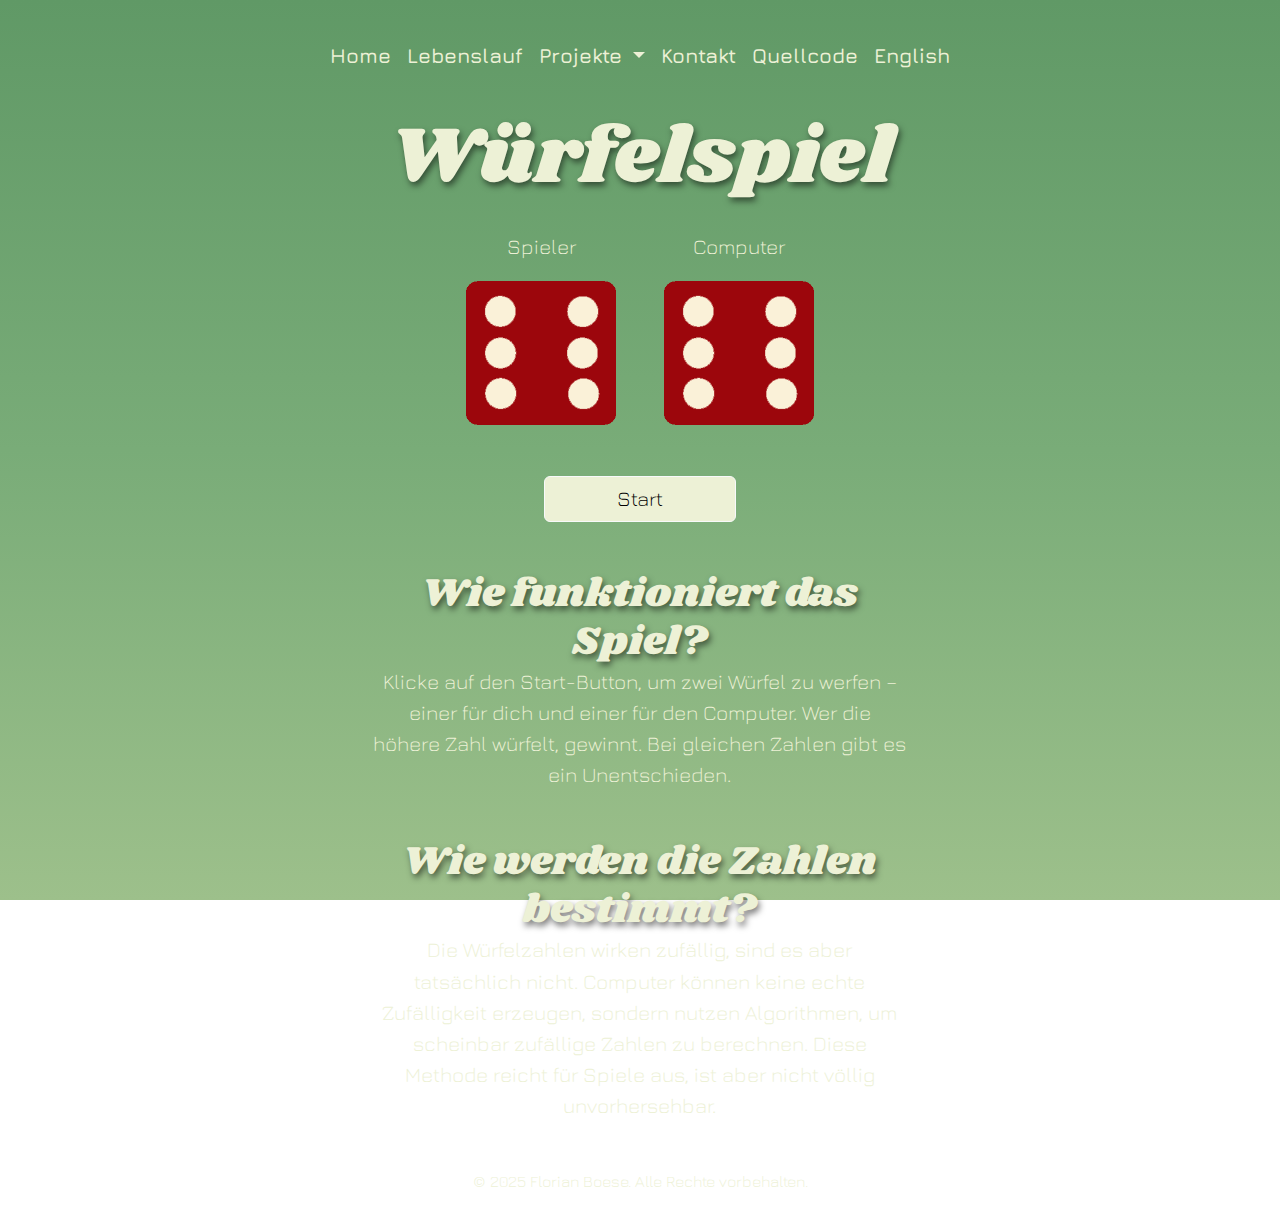
<file: de/dice-game.html>
<!DOCTYPE html>
<html lang="de">

<head>
  <meta charset="UTF-8">
  <meta name="viewport" content="width=device-width, initial-scale=1.0">
  <title>Würfelspiel</title>
  <link href="https://cdn.jsdelivr.net/npm/bootstrap@5.3.3/dist/css/bootstrap.min.css" rel="stylesheet"
    integrity="sha384-QWTKZyjpPEjISv5WaRU9OFeRpok6YctnYmDr5pNlyT2bRjXh0JMhjY6hW+ALEwIH" crossorigin="anonymous">
  <link rel="stylesheet" href="../style.css">
</head>

<body>
  <nav class="navbar navbar-expand-md navbar-dark bg-transparent mt-4">
    <div class="container">
      <button class="navbar-toggler" type="button" data-bs-toggle="collapse" data-bs-target="#mainNavbar"
        aria-controls="mainNavbar" aria-expanded="false" aria-label="Toggle navigation">
        <span class="navbar-toggler-icon"></span>
      </button>

      <div class="collapse navbar-collapse justify-content-center" id="mainNavbar">
        <ul class="navbar-nav">
          <li class="nav-item">
            <a class="nav-link font-jura fw-semibold seperate-line" href="./index.html">Home</a>
          </li>
          <li class="nav-item">
            <a class="nav-link font-jura fw-semibold seperate-line" href="./resume.html">Lebenslauf</a>
          </li>
          <li class="nav-item dropdown">
            <a class="nav-link dropdown-toggle font-jura fw-semibold seperate-line" href="#" role="button"
              data-bs-toggle="dropdown" aria-expanded="false">
              Projekte
            </a>
            <ul class="dropdown-menu">
              <li><a class="dropdown-item font-jura fw-semibold" href="./network-project.html">Netzwerkprojekt</a></li>
              <li><a class="dropdown-item font-jura fw-semibold" href="./snake-game.html">Snake Game</a>
              </li>
              <li><a class="dropdown-item font-jura fw-semibold" href="./dice-game.html">Würfelspiel</a>
              </li>
            </ul>
          </li>
          <li class="nav-item">
            <a class="nav-link font-jura fw-semibold seperate-line" href="mailto:tech.career@icloud.com">Kontakt</a>
          </li>
          <li class="nav-item">
            <a class="nav-link font-jura fw-semibold seperate-line" target="_blank"
              href="https://github.com/dev-showcase/application-site">Quellcode</a>
          </li>
          <li class="nav-item">
            <a class="nav-link font-jura fw-semibold seperate-line border-0" href="../en/dice-game.html">English</a>
          </li>
        </ul>
      </div>
    </div>
  </nav>

  <div class="d-flex flex-column align-items-center text-center w-75 mx-auto mt-4">
    <h1 class="dice-game w-sm-100">Würfelspiel</h1>
    <div class="d-sm-flex flex-column flex-sm-row gap-5">
      <div class="mt-4">
        <p class="font-jura">Spieler</p>
        <img class="dice-img1" src="../images/dice-game/dice6.png" />
      </div>

      <div class="mt-4">
        <p class="font-jura">Computer</p>
        <img class="dice-img2" src="../images/dice-game/dice6.png" />
      </div>
    </div>
    <button class="btn btn-outline-light font-jura mt-5" id="playButton">Start</button>
  </div>

  <div class="col-10 col-md-5 mx-auto text-center mt-5">
    <h2 class="fw-medium fs-1">Wie funktioniert das Spiel?</h2>
    <p class="font-jura mb-5">
      Klicke auf den Start-Button, um zwei Würfel zu werfen – einer für dich und einer für den Computer.
      Wer die höhere Zahl würfelt, gewinnt. Bei gleichen Zahlen gibt es ein Unentschieden.
    </p>
    <h2 class="fw-medium fs-1">Wie werden die Zahlen bestimmt?</h2>
    <p class="font-jura mb-5">
      Die Würfelzahlen wirken zufällig, sind es aber tatsächlich nicht. Computer können keine echte Zufälligkeit
      erzeugen,
      sondern nutzen Algorithmen, um scheinbar zufällige Zahlen zu berechnen. Diese Methode reicht für Spiele aus,
      ist aber nicht völlig unvorhersehbar.
    </p>
  </div>

  <script src="../src/dice-game.js" charset="utf-8"></script>

  <footer>
    <p class="font-jura text-center fs-6 mb-4 mt-4">© 2025 Florian Boese. Alle Rechte vorbehalten.</p>
  </footer>
</body>

</html>
</file>
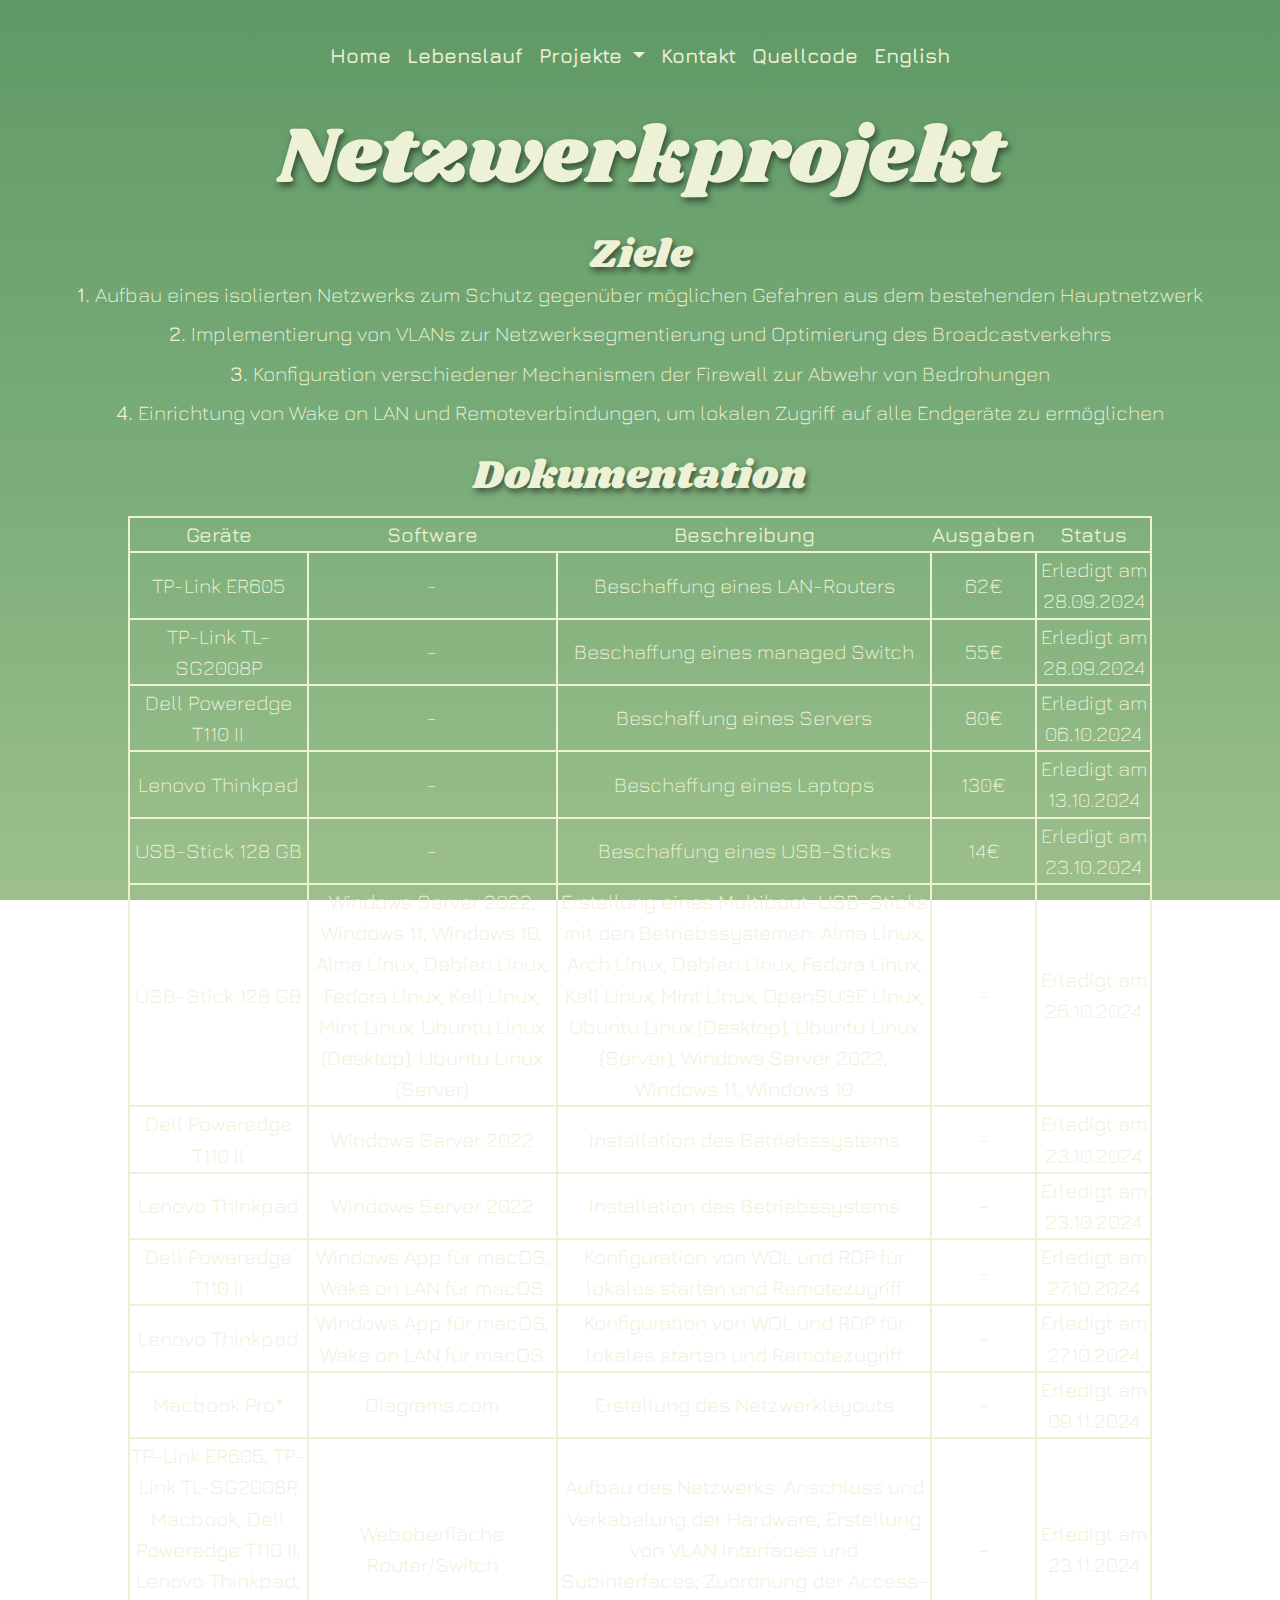
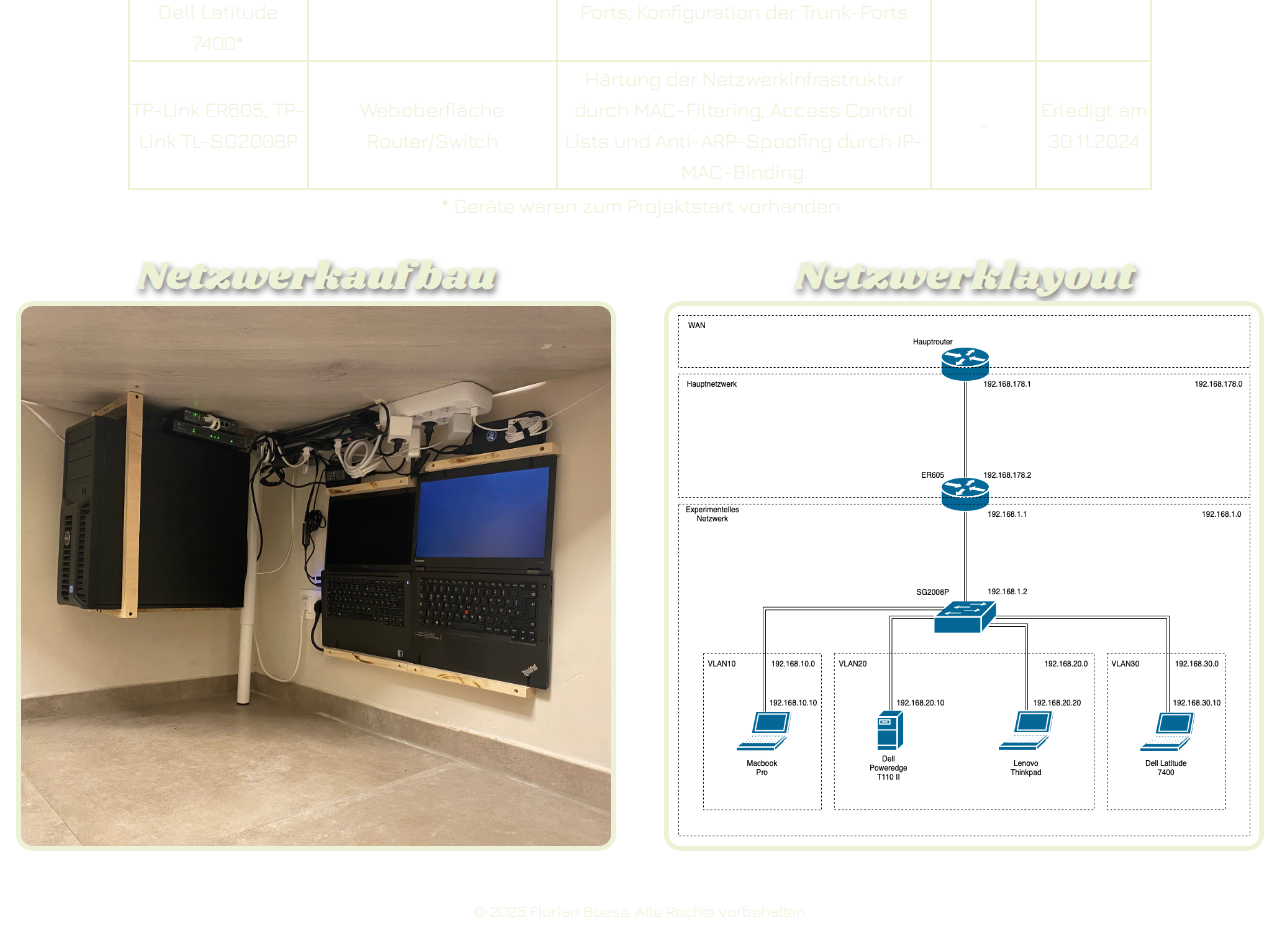
<file: de/network-project.html>
<!DOCTYPE html>
<html lang="de">

<head>
  <meta charset="UTF-8">
  <meta name="viewport" content="width=device-width, initial-scale=1.0">
  <title>Netzwerkprojekt</title>
  <link href="https://cdn.jsdelivr.net/npm/bootstrap@5.3.3/dist/css/bootstrap.min.css" rel="stylesheet"
    integrity="sha384-QWTKZyjpPEjISv5WaRU9OFeRpok6YctnYmDr5pNlyT2bRjXh0JMhjY6hW+ALEwIH" crossorigin="anonymous">
  <link rel="stylesheet" href="../style.css">
</head>

<body>
  <nav class="navbar navbar-expand-md navbar-dark bg-transparent mt-4">
    <div class="container">
      <button class="navbar-toggler" type="button" data-bs-toggle="collapse" data-bs-target="#mainNavbar"
        aria-controls="mainNavbar" aria-expanded="false" aria-label="Toggle navigation">
        <span class="navbar-toggler-icon"></span>
      </button>

      <div class="collapse navbar-collapse justify-content-center" id="mainNavbar">
        <ul class="navbar-nav">
          <li class="nav-item">
            <a class="nav-link font-jura fw-semibold seperate-line" href="./index.html">Home</a>
          </li>
          <li class="nav-item">
            <a class="nav-link font-jura fw-semibold seperate-line" href="./resume.html">Lebenslauf</a>
          </li>
          <li class="nav-item dropdown">
            <a class="nav-link dropdown-toggle font-jura fw-semibold seperate-line" href="#" role="button"
              data-bs-toggle="dropdown" aria-expanded="false">
              Projekte
            </a>
            <ul class="dropdown-menu">
              <li><a class="dropdown-item font-jura fw-semibold" href="./network-project.html">Netzwerkprojekt</a></li>
              <li><a class="dropdown-item font-jura fw-semibold" href="./snake-game.html">Snake Game</a>
              </li>
              <li><a class="dropdown-item font-jura fw-semibold" href="./dice-game.html">Würfelspiel</a>
              </li>
            </ul>
          </li>
          <li class="nav-item">
            <a class="nav-link font-jura fw-semibold seperate-line" href="mailto:tech.career@icloud.com">Kontakt</a>
          </li>
          <li class="nav-item">
            <a class="nav-link font-jura fw-semibold seperate-line" target="_blank"
              href="https://github.com/dev-showcase/application-site">Quellcode</a>
          </li>
          <li class="nav-item">
            <a class="nav-link font-jura fw-semibold seperate-line border-0"
              href="../en/network-project.html">English</a>
          </li>
        </ul>
      </div>
    </div>
  </nav>

  <div class="d-flex flex-column align-items-center font-jura text-center mt-4 mb-4">
    <h1>Netzwerkprojekt</h1>
    <div>
      <h2 class="fw-medium fs-1 mt-4">Ziele</h2>
      <ul class="col-10 col-lg-12 mx-auto list-unstyled mb-4">
        <li class="mb-2"><span class="fw-medium">1.</span> Aufbau eines isolierten Netzwerks zum Schutz gegenüber
          möglichen Gefahren aus dem bestehenden Hauptnetzwerk</li>
        <li class="mb-2"><span class="fw-medium">2.</span> Implementierung von VLANs zur Netzwerksegmentierung und
          Optimierung des Broadcastverkehrs</li>
        <li class="mb-2"><span class="fw-medium">3.</span> Konfiguration verschiedener Mechanismen der Firewall zur
          Abwehr von Bedrohungen</li>
        <li><span class="fw-medium">4.</span> Einrichtung von Wake on LAN und Remoteverbindungen, um lokalen Zugriff auf
          alle Endgeräte zu ermöglichen</li>
      </ul>
    </div>

    <h2 class="fw-medium fs-1 mb-3">Dokumentation</h2>
    <div class="documentation-container">
      <table class="documentation-table">
        <thead>
          <tr>
            <th class="fw-medium">Geräte</th>
            <th class="fw-medium">Software</th>
            <th class="fw-medium">Beschreibung</th>
            <th class="fw-medium">Ausgaben</th>
            <th class="fw-medium">Status</th>
          </tr>
        </thead>
        <tbody>
          <tr>
            <td>TP-Link ER605</td>
            <td>-</td>
            <td>Beschaffung eines LAN-Routers</td>
            <td>62€</td>
            <td>Erledigt am 28.09.2024</td>
          </tr>
          <tr>
            <td>TP-Link TL-SG2008P</td>
            <td>-</td>
            <td>Beschaffung eines managed Switch</td>
            <td>55€</td>
            <td>Erledigt am 28.09.2024</td>
          </tr>
          <tr>
            <td>Dell Poweredge T110 II</td>
            <td>-</td>
            <td>Beschaffung eines Servers</td>
            <td>80€</td>
            <td>Erledigt am 06.10.2024</td>
          </tr>
          <tr>
            <td>Lenovo Thinkpad</td>
            <td>-</td>
            <td>Beschaffung eines Laptops</td>
            <td>130€</td>
            <td>Erledigt am 13.10.2024</td>
          </tr>
          <tr>
            <td>USB-Stick 128 GB</td>
            <td>-</td>
            <td>Beschaffung eines USB-Sticks</td>
            <td>14€</td>
            <td>Erledigt am 23.10.2024</td>
          </tr>
          <tr>
            <td>USB-Stick 128 GB</td>
            <td>Windows Server 2022, Windows 11, Windows 10, Alma Linux, Debian Linux, Fedora Linux, Kali Linux, Mint
              Linux, Ubuntu Linux (Desktop), Ubuntu Linux (Server)</td>
            <td>Erstellung eines Multiboot-USB-Sticks mit den Betriebssystemen: Alma Linux, Arch Linux, Debian Linux,
              Fedora Linux, Kali Linux, Mint Linux, OpenSUSE Linux, Ubuntu Linux (Desktop), Ubuntu Linux (Server),
              Windows Server 2022, Windows 11, Windows 10</td>
            <td>-</td>
            <td>Erledigt am 25.10.2024</td>
          </tr>
          <tr>
            <td>Dell Poweredge T110 II</td>
            <td>Windows Server 2022</td>
            <td>Installation des Betriebssystems</td>
            <td>-</td>
            <td>Erledigt am 23.10.2024</td>
          </tr>
          <tr>
            <td>Lenovo Thinkpad</td>
            <td>Windows Server 2022</td>
            <td>Installation des Betriebssystems</td>
            <td>-</td>
            <td>Erledigt am 23.10.2024</td>
          </tr>
          <tr>
            <td>Dell Poweredge T110 II</td>
            <td>Windows App für macOS, Wake on LAN für macOS</td>
            <td>Konfiguration von WOL und RDP für lokales starten und Remotezugriff</td>
            <td>-</td>
            <td>Erledigt am 27.10.2024</td>
          </tr>
          <tr>
            <td>Lenovo Thinkpad</td>
            <td>Windows App für macOS, Wake on LAN für macOS</td>
            <td>Konfiguration von WOL und RDP für lokales starten und Remotezugriff</td>
            <td>-</td>
            <td>Erledigt am 27.10.2024</td>
          </tr>
          <tr>
            <td>Macbook Pro*</td>
            <td>Diagrams.com</td>
            <td>Erstellung des Netzwerklayouts</td>
            <td>-</td>
            <td>Erledigt am 09.11.2024</td>
          </tr>
          <tr>
            <td>TP-Link ER605, TP-Link TL-SG2008P, Macbook, Dell Poweredge T110 II, Lenovo Thinkpad, Dell Latitude 7400*
            </td>
            <td>Weboberfläche Router/Switch</td>
            <td>Aufbau des Netzwerks: Anschluss und Verkabelung der Hardware; Erstellung von VLAN Interfaces und
              Subinterfaces; Zuordnung der Access-Ports; Konfiguration der Trunk-Ports</td>
            <td>-</td>
            <td>Erledigt am 23.11.2024</td>
          </tr>
          <tr>
            <td>TP-Link ER605, TP-Link TL-SG2008P </td>
            <td>Weboberfläche Router/Switch</td>
            <td>Härtung der Netzwerkinfrastruktur durch MAC-Filtering, Access Control Lists und Anti-ARP-Spoofing durch
              IP-MAC-Binding.</td>
            <td>-</td>
            <td>Erledigt am 30.11.2024</td>
          </tr>
        </tbody>
      </table>
    </div>

    <div class="font-jura">
      <p>* Geräte waren zum Projektstart vorhanden</p>
    </div>

    <div class="d-flex flex flex-column flex-lg-row gap-5 mt-3">
      <div>
        <h2 class="fs-1">Netzwerkaufbau</h2>
        <img class="img-network-structure" src="../images/network-project/network-structure.jpeg"
          alt="pc, 2 laptops und viele kabel unter einem tisch montiert">
      </div>

      <div>
        <h2 class="fs-1">Netzwerklayout</h2>
        <img class="img-network-layout" src="../images/network-project/network-layout.png"
          alt="bild mit netzwerklayout">
      </div>
    </div>

    <footer>
      <p class="font-jura text-center fs-6 mt-5 mb-1">© 2025 Florian Boese. Alle Rechte vorbehalten.</p>
    </footer>
</body>

</html>
</file>
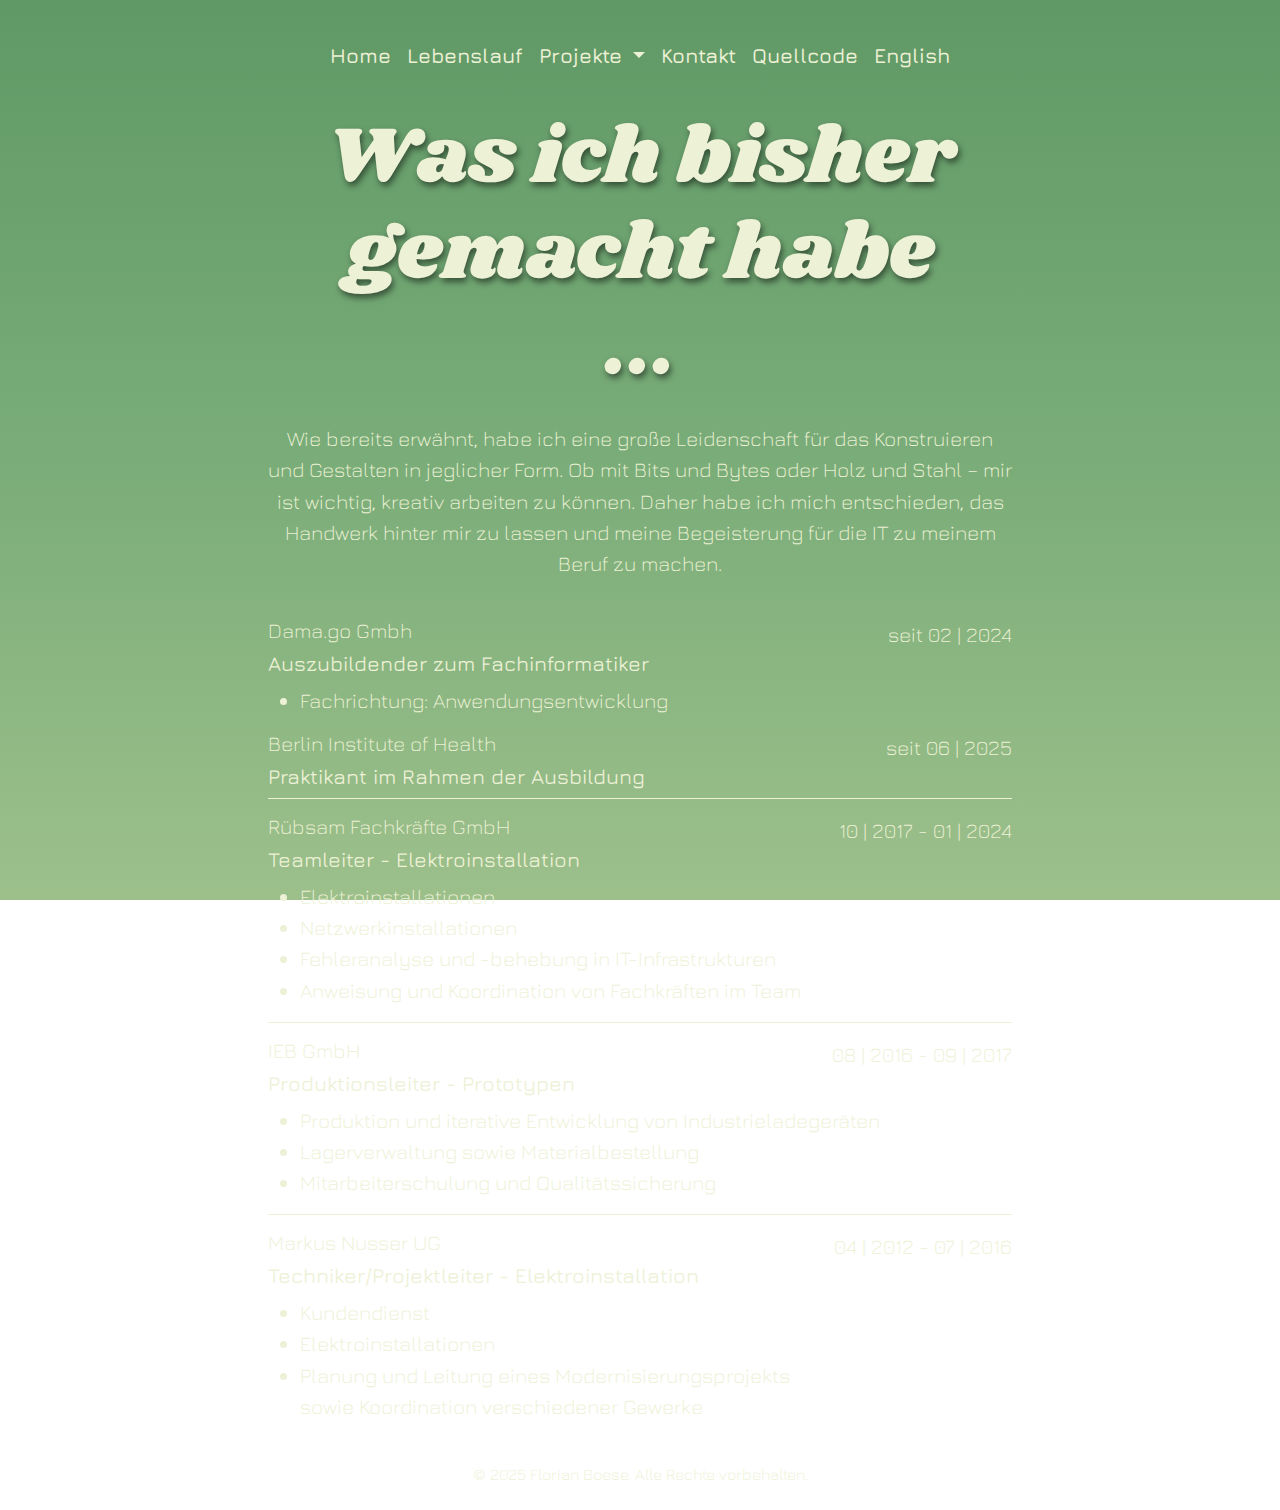
<file: de/resume.html>
<!DOCTYPE html>
<html lang="de">

<head>
    <meta charset="UTF-8">
    <meta name="viewport" content="width=device-width, initial-scale=1.0">
    <link href="https://cdn.jsdelivr.net/npm/bootstrap@5.3.3/dist/css/bootstrap.min.css" rel="stylesheet"
        integrity="sha384-QWTKZyjpPEjISv5WaRU9OFeRpok6YctnYmDr5pNlyT2bRjXh0JMhjY6hW+ALEwIH" crossorigin="anonymous">
    <link rel="stylesheet" href="../style.css">
    <title>Lebenslauf</title>
</head>

<body>
    <nav class="navbar navbar-expand-md navbar-dark bg-transparent mt-4 mb-4">
        <div class="container">
            <button class="navbar-toggler" type="button" data-bs-toggle="collapse" data-bs-target="#mainNavbar"
                aria-controls="mainNavbar" aria-expanded="false" aria-label="Toggle navigation">
                <span class="navbar-toggler-icon"></span>
            </button>

            <div class="collapse navbar-collapse justify-content-center" id="mainNavbar">
                <ul class="navbar-nav">
                    <li class="nav-item">
                        <a class="nav-link font-jura fw-semibold seperate-line" href="./index.html">Home</a>
                    </li>
                    <li class="nav-item">
                        <a class="nav-link font-jura fw-semibold seperate-line" href="./resume.html">Lebenslauf</a>
                    </li>
                    <li class="nav-item dropdown">
                        <a class="nav-link dropdown-toggle font-jura fw-semibold seperate-line" href="#" role="button"
                            data-bs-toggle="dropdown" aria-expanded="false">
                            Projekte
                        </a>
                        <ul class="dropdown-menu">
                            <li><a class="dropdown-item font-jura fw-semibold"
                                    href="./network-project.html">Netzwerkprojekt</a></li>
                            <li><a class="dropdown-item font-jura fw-semibold" href="./snake-game.html">Snake Game</a>
                            </li>
                            <li><a class="dropdown-item font-jura fw-semibold" href="./dice-game.html">Würfelspiel</a>
                            </li>
                        </ul>
                    </li>
                    <li class="nav-item">
                        <a class="nav-link font-jura fw-semibold seperate-line"
                            href="mailto:tech.career@icloud.com">Kontakt</a>
                    </li>
                    <li class="nav-item">
                        <a class="nav-link font-jura fw-semibold seperate-line" target="_blank"
                            href="https://github.com/dev-showcase/application-site">Quellcode</a>
                    </li>
                    <li class="nav-item">
                        <a class="nav-link font-jura fw-semibold seperate-line border-0"
                            href="../en/resume.html">English</a>
                    </li>
                </ul>
            </div>
        </div>
    </nav>

    <div>
        <h1 class="col-6 col-md-6 text-center mb-4 mx-auto">Was ich bisher gemacht habe ...</h1>
        <div class="container d-flex justify-content-center mb-4">
            <p class="col-12 col-xl-8 text-center font-jura">
                Wie bereits erwähnt, habe ich eine große Leidenschaft für das
                Konstruieren und Gestalten in jeglicher Form. Ob mit Bits und Bytes
                oder Holz und Stahl – mir ist wichtig, kreativ arbeiten
                zu können. Daher habe ich mich entschieden, das Handwerk
                hinter mir zu lassen und meine Begeisterung für die IT zu meinem Beruf zu machen.
            </p>
        </div>

        <div class="container font-jura d-flex flex-column align-items-center">
            <div class="col-12 col-md-8 d-flex flex-column justify-content-between">
                <div class="d-flex justify-content-between">
                    <div>
                        <h3 class="text-decoration-none">Dama.go Gmbh</h3>
                        <h4 class="fw-medium">Auszubildender zum Fachinformatiker</h4>
                    </div>
                    <span class="text-nowrap">seit 02 | 2024</span>
                </div>

                <div>
                    <ul>
                        <li>Fachrichtung: Anwendungsentwicklung</li>
                    </ul>
                </div>
            </div>

            <div class="col-12 col-md-8 d-flex flex-column justify-content-between border-b">
                <div class="d-flex justify-content-between">
                    <div>
                        <h3 class="text-decoration-none">Berlin Institute of Health</h3>
                        <h4 class="fw-medium">Praktikant im Rahmen der Ausbildung</h4>
                    </div>
                    <span class="text-nowrap">seit 06 | 2025</span>
                </div>
            </div>

            <div class="col-12 col-md-8 d-flex flex-column justify-content-between border-b mt-3">
                <div class="d-flex justify-content-between">
                    <div>
                        <h3 class="text-decoration-none">Rübsam Fachkräfte GmbH</h3>
                        <h4 class="fw-medium">Teamleiter - Elektroinstallation</h4>
                    </div>
                    <span class="text-nowrap">10 | 2017 - 01 | 2024</span>
                </div>

                <div>
                    <ul>
                        <li>Elektroinstallationen</li>
                        <li>Netzwerkinstallationen</li>
                        <li>Fehleranalyse und -behebung in IT-Infrastrukturen</li>
                        <li>Anweisung und Koordination von Fachkräften im Team</li>
                    </ul>
                </div>
            </div>

            <div class="col-12 col-md-8 d-flex flex-column justify-content-between border-b mt-3">
                <div class="d-flex justify-content-between">
                    <div>
                        <h3 class="text-decoration-none">IEB GmbH</h3>
                        <h4 class="fw-medium">Produktionsleiter - Prototypen</h4>
                    </div>
                    <span class="text-nowrap">08 | 2016 - 09 | 2017</span>
                </div>

                <div>
                    <ul>
                        <li>Produktion und iterative Entwicklung von Industrieladegeräten</li>
                        <li>Lagerverwaltung sowie Materialbestellung</li>
                        <li>Mitarbeiterschulung und Qualitätssicherung</li>
                    </ul>
                </div>
            </div>

            <div class="col-12 col-md-8 d-flex flex-column justify-content-between mt-3">
                <div class="d-flex justify-content-between">
                    <div>
                        <h3 class="text-decoration-none">Markus Nusser UG</h3>
                        <h4 class="fw-medium">Techniker/Projektleiter - Elektroinstallation</h4>
                    </div>
                    <span class="text-nowrap">04 | 2012 - 07 | 2016</span>
                </div>

                <div>
                    <ul>
                        <li>Kundendienst</li>
                        <li>Elektroinstallationen</li>
                        <li class="col-12 col-md-9">Planung und Leitung eines Modernisierungsprojekts sowie Koordination
                            verschiedener Gewerke</li>
                    </ul>
                </div>
            </div>

            <footer>
                <p class="font-jura text-center fs-6 mb-4 mt-4">© 2025 Florian Boese. Alle Rechte vorbehalten.</p>
            </footer>
</body>

</html>
</file>
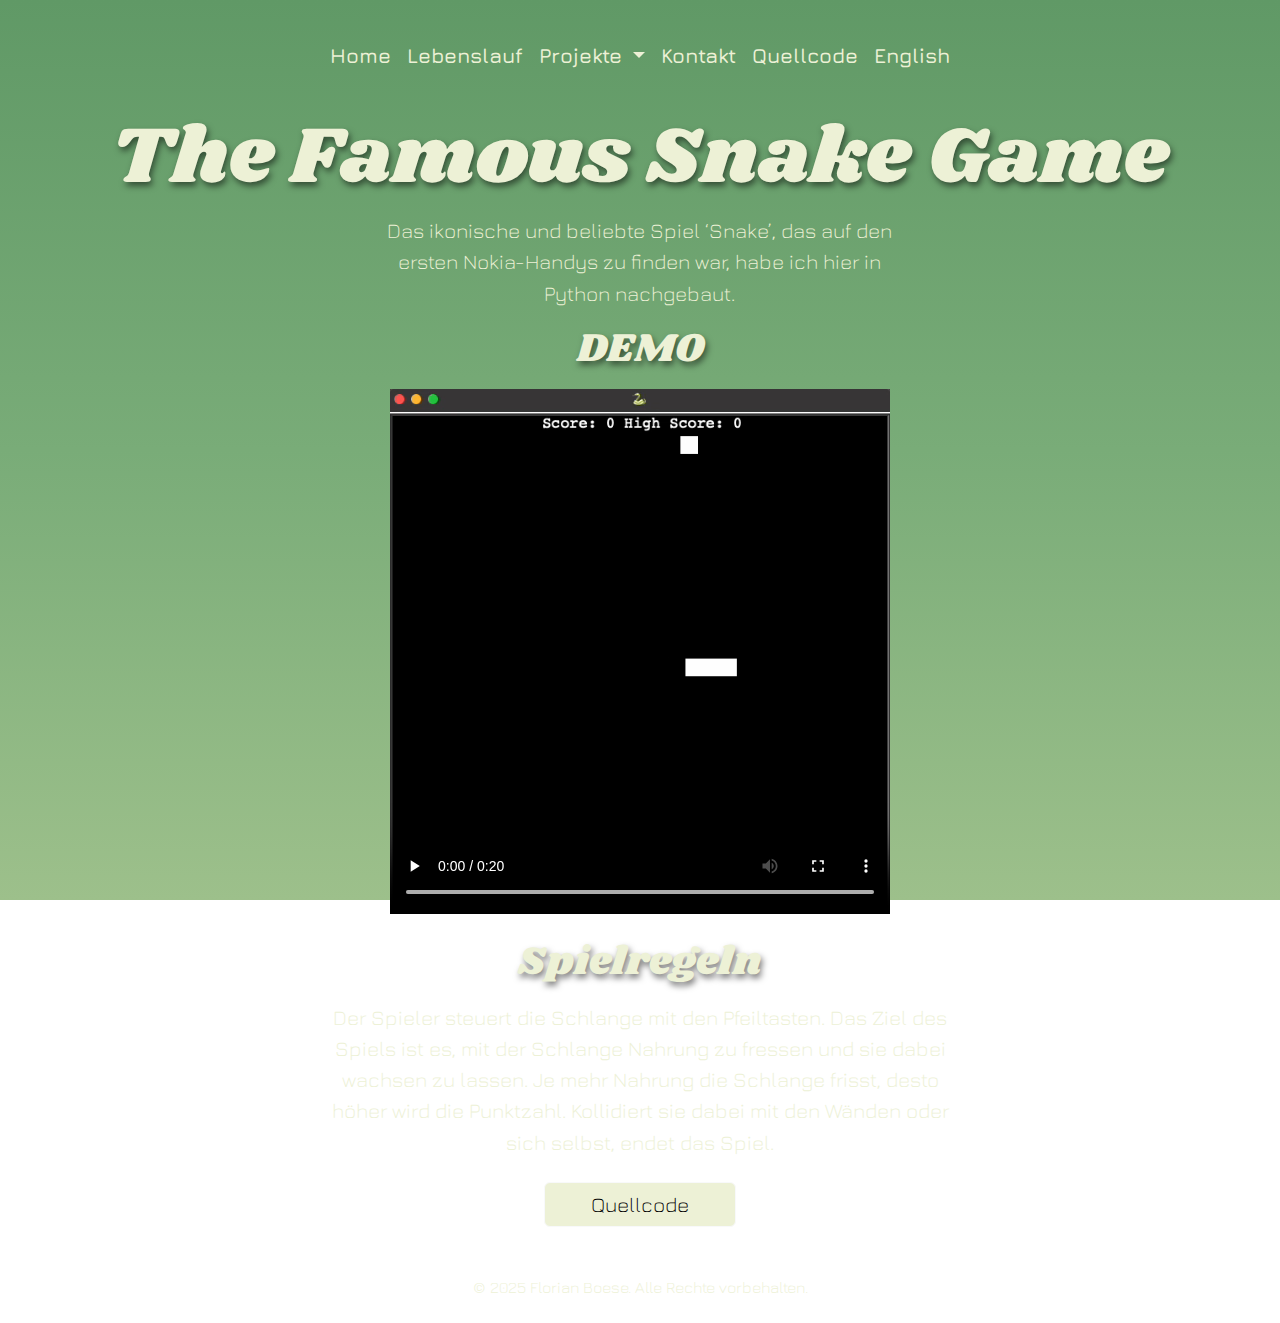
<file: de/snake-game.html>
<!DOCTYPE html>
<html lang="de">

<head>
    <meta charset="UTF-8">
    <meta name="viewport" content="width=device-width, initial-scale=1.0">
    <title>Snake Game</title>
    <link href="https://cdn.jsdelivr.net/npm/bootstrap@5.3.3/dist/css/bootstrap.min.css" rel="stylesheet"
        integrity="sha384-QWTKZyjpPEjISv5WaRU9OFeRpok6YctnYmDr5pNlyT2bRjXh0JMhjY6hW+ALEwIH" crossorigin="anonymous">
    <link rel="stylesheet" href="../style.css">
</head>

<body>
    <nav class="navbar navbar-expand-md navbar-dark bg-transparent mt-4 mb-4">
        <div class="container">
            <button class="navbar-toggler" type="button" data-bs-toggle="collapse" data-bs-target="#mainNavbar"
                aria-controls="mainNavbar" aria-expanded="false" aria-label="Toggle navigation">
                <span class="navbar-toggler-icon"></span>
            </button>

            <div class="collapse navbar-collapse justify-content-center" id="mainNavbar">
                <ul class="navbar-nav">
                    <li class="nav-item">
                        <a class="nav-link font-jura fw-semibold seperate-line" href="./index.html">Home</a>
                    </li>
                    <li class="nav-item">
                        <a class="nav-link font-jura fw-semibold seperate-line" href="./resume.html">Lebenslauf</a>
                    </li>
                    <li class="nav-item dropdown">
                        <a class="nav-link dropdown-toggle font-jura fw-semibold seperate-line" href="#" role="button"
                            data-bs-toggle="dropdown" aria-expanded="false">
                            Projekte
                        </a>
                        <ul class="dropdown-menu">
                            <li><a class="dropdown-item font-jura fw-semibold"
                                    href="./network-project.html">Netzwerkprojekt</a></li>
                            <li><a class="dropdown-item font-jura fw-semibold" href="./snake-game.html">Snake Game</a>
                            </li>
                            <li><a class="dropdown-item font-jura fw-semibold" href="./dice-game.html">Würfelspiel</a>
                            </li>
                        </ul>
                    </li>
                    <li class="nav-item">
                        <a class="nav-link font-jura fw-semibold seperate-line"
                            href="mailto:tech.career@icloud.com">Kontakt</a>
                    </li>
                    <li class="nav-item">
                        <a class="nav-link font-jura fw-semibold seperate-line" target="_blank"
                            href="https://github.com/dev-showcase/application-site">Quellcode</a>
                    </li>
                    <li class="nav-item">
                        <a class="nav-link font-jura fw-semibold seperate-line border-0"
                            href="../en/snake-game.html">English</a>
                    </li>
                </ul>
            </div>
        </div>
    </nav>

    <div class="d-flex flex-column align-items-center">
        <h1 class="col-8 col-md-12 mx-auto text-center">The Famous Snake Game</h1>
        <p class="font-jura col-10 col-md-5 text-center mt-2">Das ikonische und beliebte Spiel ‘Snake’, das auf den
            ersten Nokia-Handys zu finden war,
            habe ich hier in Python nachgebaut.</p>
        <h2 class="fw-medium mb-3 fs-1">DEMO</h2>
        <div class="d-flex flex-column justify-content-center align-items-center">
            <video width="500px" height="525px" controls>
                <source src="../images/snake/demo.mov">
            </video>
            <h2 class="fw-medium mb-3 fs-1 mt-4">Spielregeln</h2>
            <p class="font-jura col-6 text-center">
                Der Spieler steuert die Schlange mit den Pfeiltasten.
                Das Ziel des Spiels ist es, mit der Schlange Nahrung zu fressen und sie dabei wachsen zu lassen.
                Je mehr Nahrung die Schlange frisst, desto höher wird die Punktzahl.
                Kollidiert sie dabei mit den Wänden oder sich selbst, endet das Spiel.
            </p>
            <a class="snake-source-code-button btn btn-outline-light font-jura text-decoration-none mt-2 mb-4"
                href="https://github.com/dev-showcase/the-famous-snake-game">Quellcode</a>
        </div>
    </div>

    <footer>
        <p class="font-jura text-center fs-6 mb-4 mt-4">© 2025 Florian Boese. Alle Rechte vorbehalten.</p>
    </footer>

</body>

</html>
</file>
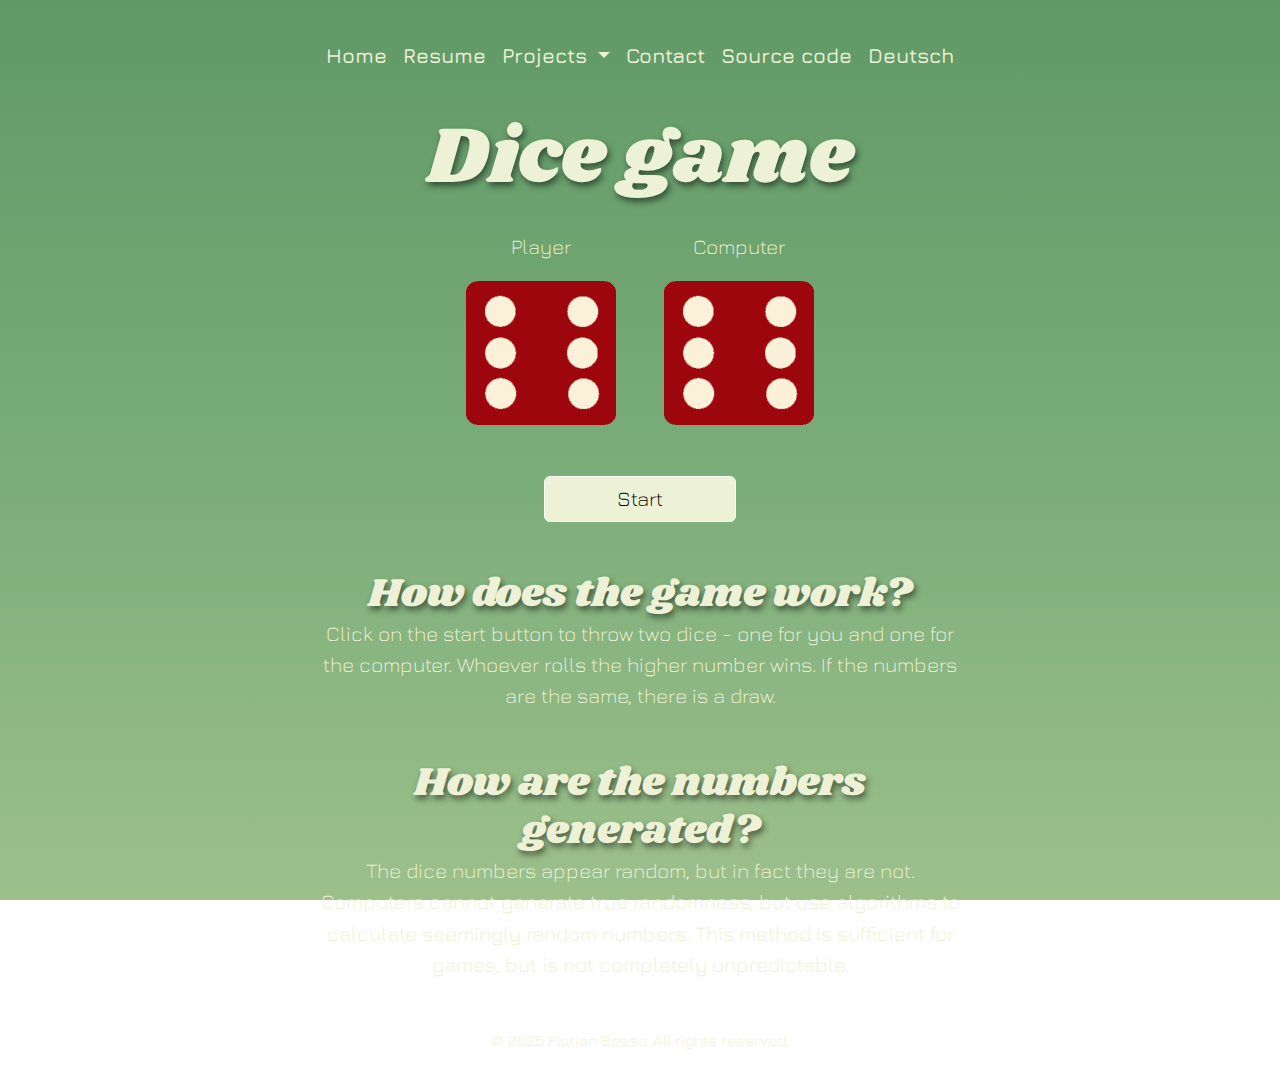
<file: en/dice-game.html>
<!DOCTYPE html>
<html lang="de">

<head>
  <meta charset="UTF-8">
  <meta name="viewport" content="width=device-width, initial-scale=1.0">
  <title>Dice game</title>
  <link href="https://cdn.jsdelivr.net/npm/bootstrap@5.3.3/dist/css/bootstrap.min.css" rel="stylesheet"
    integrity="sha384-QWTKZyjpPEjISv5WaRU9OFeRpok6YctnYmDr5pNlyT2bRjXh0JMhjY6hW+ALEwIH" crossorigin="anonymous">
  <link rel="stylesheet" href="../style.css">
</head>

<body>
  <nav class="navbar navbar-expand-md navbar-dark bg-transparent mt-4">
    <div class="container">
      <button class="navbar-toggler" type="button" data-bs-toggle="collapse" data-bs-target="#mainNavbar"
        aria-controls="mainNavbar" aria-expanded="false" aria-label="Toggle navigation">
        <span class="navbar-toggler-icon"></span>
      </button>

      <div class="collapse navbar-collapse justify-content-center" id="mainNavbar">
        <ul class="navbar-nav">
          <li class="nav-item">
            <a class="nav-link font-jura fw-semibold seperate-line" href="./index.html">Home</a>
          </li>
          <li class="nav-item">
            <a class="nav-link font-jura fw-semibold seperate-line" href="./resume.html">Resume</a>
          </li>
          <li class="nav-item dropdown">
            <a class="nav-link dropdown-toggle font-jura fw-semibold seperate-line" href="#" role="button"
              data-bs-toggle="dropdown" aria-expanded="false">
              Projects
            </a>
            <ul class="dropdown-menu">
              <li><a class="dropdown-item font-jura fw-semibold" href="./network-project.html">Network project</a></li>
              <li><a class="dropdown-item font-jura fw-semibold" href="./snake-game.html">Snake Game</a>
              </li>
              <li><a class="dropdown-item font-jura fw-semibold" href="./dice-game.html">Dice game</a>
              </li>
            </ul>
          </li>
          <li class="nav-item">
            <a class="nav-link font-jura fw-semibold seperate-line" href="mailto:tech.career@icloud.com">Contact</a>
          </li>
          <li class="nav-item">
            <a class="nav-link font-jura fw-semibold seperate-line" target="_blank"
              href="https://github.com/dev-showcase/application-site">Source code</a>
          </li>
          <li class="nav-item">
            <a class="nav-link font-jura fw-semibold seperate-line border-0" href="../de/dice-game.html">Deutsch</a>
          </li>
        </ul>
      </div>
    </div>
  </nav>

  <div class="d-flex flex-column align-items-center text-center w-75 mx-auto mt-4">
    <h1 class="dice-game w-sm-100">Dice game</h1>
    <div class="d-sm-flex flex-column flex-sm-row gap-5">
      <div class="mt-4">
        <p class="font-jura">Player</p>
        <img class="dice-img1" src="../images/dice-game/dice6.png" />
      </div>

      <div class="mt-4">
        <p class="font-jura">Computer</p>
        <img class="dice-img2" src="../images/dice-game/dice6.png" />
      </div>
    </div>
    <button class="btn btn-outline-light font-jura mt-5" id="playButton">Start</button>
  </div>

  <div class="col-10 col-md-6 mx-auto text-center mt-5">
    <h2 class="fw-medium fs-1">How does the game work?</h2>
    <p class="font-jura mb-5">
      Click on the start button to throw two dice - one for you and one for the computer.
      Whoever rolls the higher number wins. If the numbers are the same, there is a draw.
    </p>
    <h2 class="fw-medium fs-1">How are the numbers generated?</h2>
    <p class="font-jura mb-5">
      The dice numbers appear random, but in fact they are not. Computers cannot generate true randomness,
      but use algorithms to calculate seemingly random numbers. This method is sufficient for games,
      but is not completely unpredictable.
    </p>
  </div>

  <script src="../src/dice-game-en.js" charset="utf-8"></script>

  <footer>
    <p class="font-jura text-center fs-6 mb-4 mt-4">© 2025 Florian Boese. All rights reserved.</p>
  </footer>
</body>

</html>
</file>
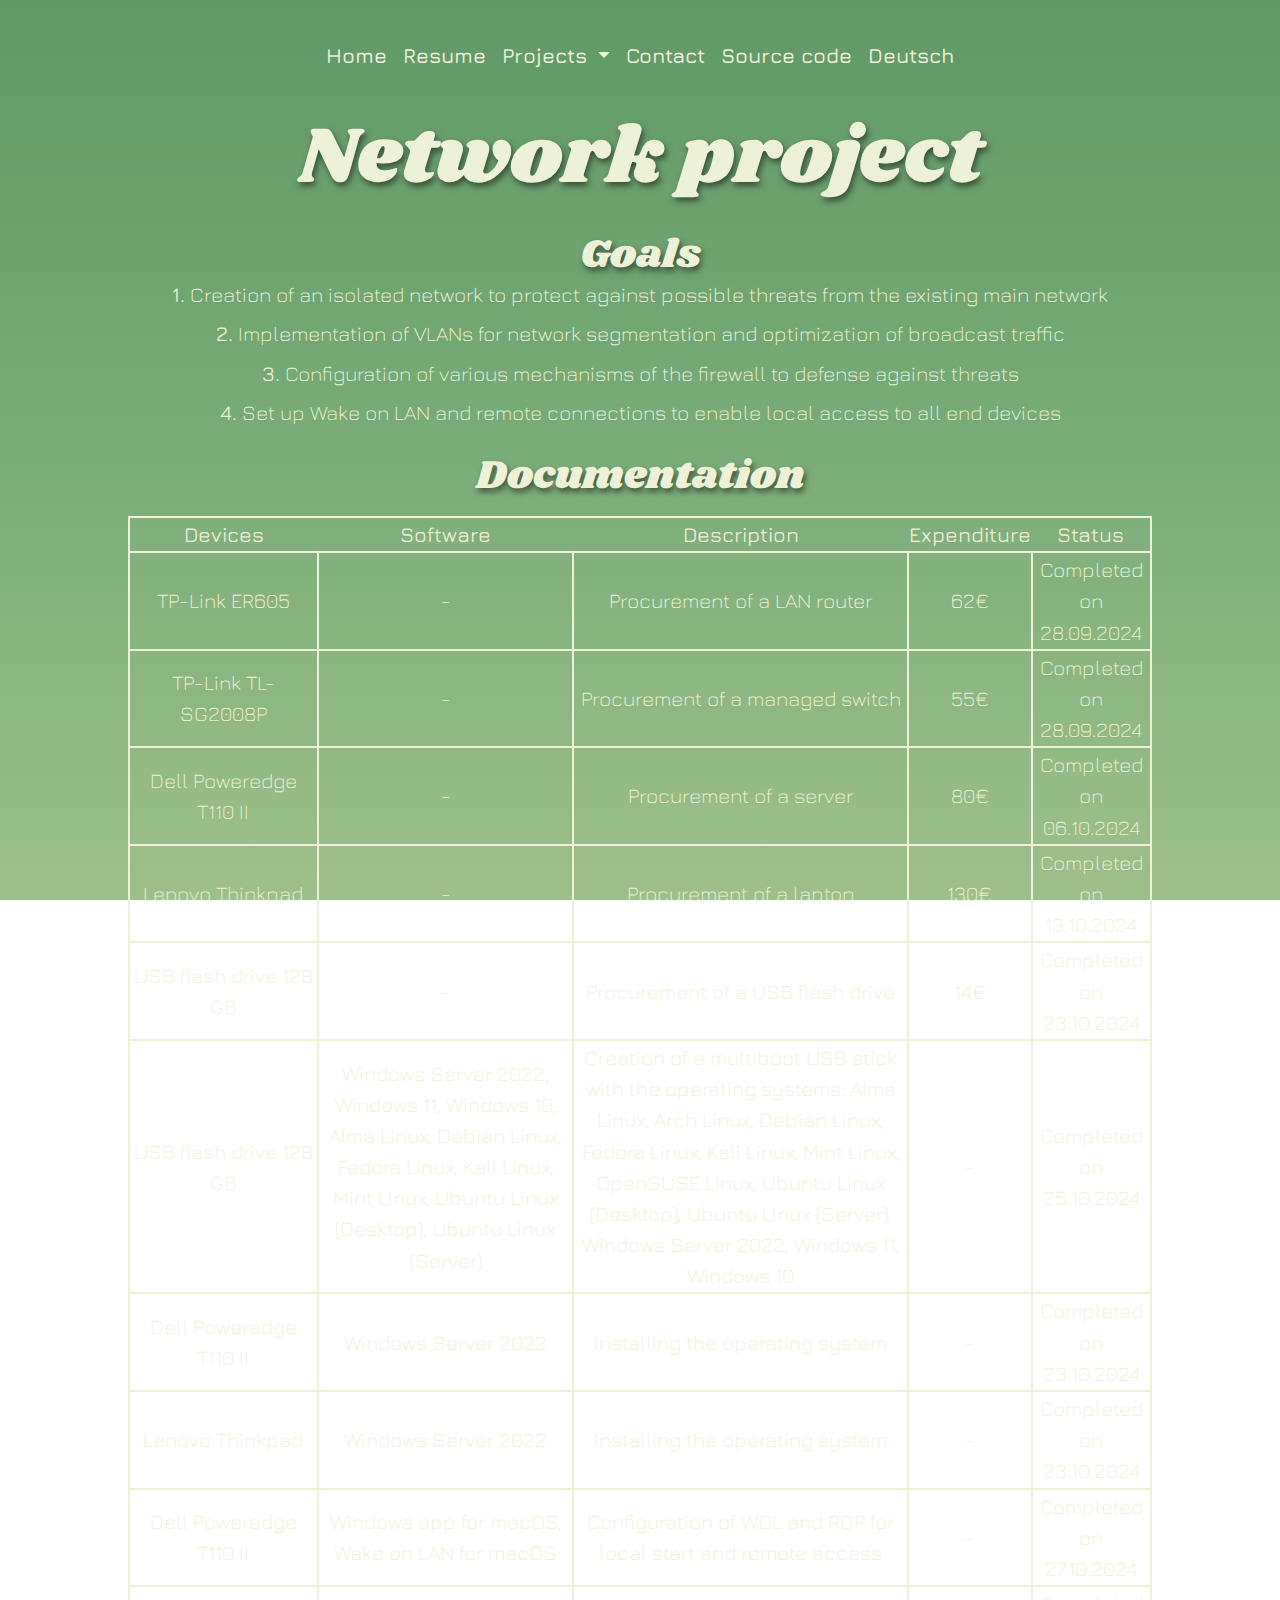
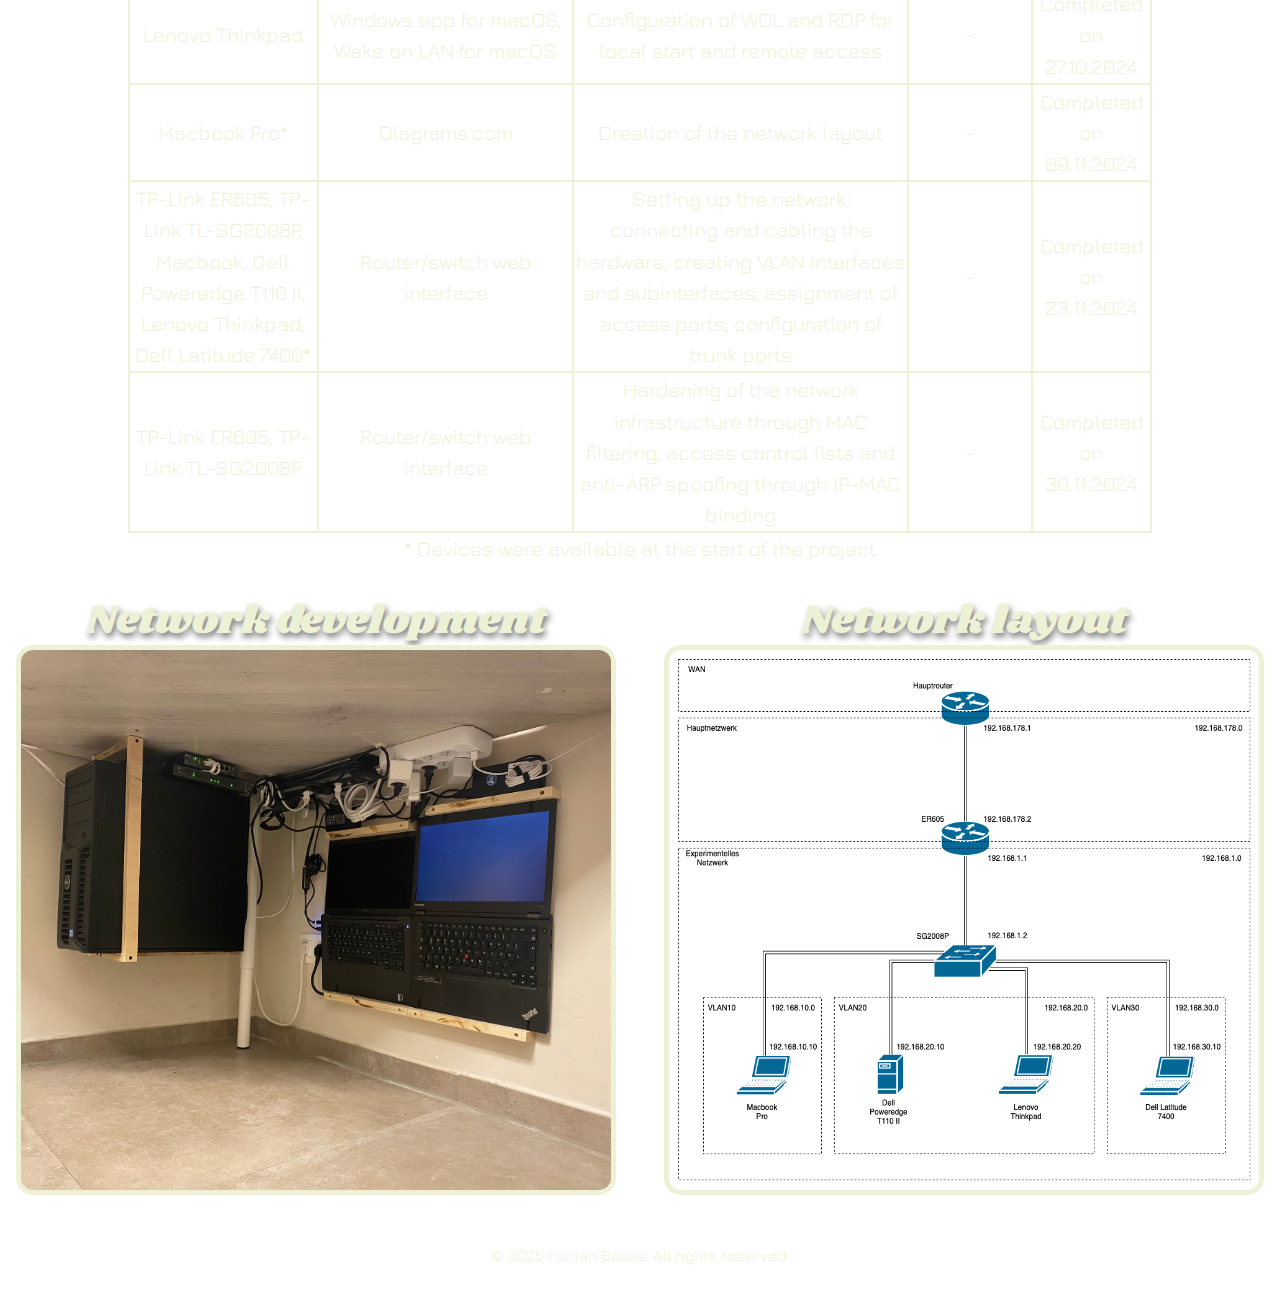
<file: en/network-project.html>
<!DOCTYPE html>
<html lang="de">

<head>
  <meta charset="UTF-8">
  <meta name="viewport" content="width=device-width, initial-scale=1.0">
  <title>Network project</title>
  <link href="https://cdn.jsdelivr.net/npm/bootstrap@5.3.3/dist/css/bootstrap.min.css" rel="stylesheet"
    integrity="sha384-QWTKZyjpPEjISv5WaRU9OFeRpok6YctnYmDr5pNlyT2bRjXh0JMhjY6hW+ALEwIH" crossorigin="anonymous">
  <link rel="stylesheet" href="../style.css">
</head>

<body>
  <nav class="navbar navbar-expand-md navbar-dark bg-transparent mt-4">
    <div class="container">
      <button class="navbar-toggler" type="button" data-bs-toggle="collapse" data-bs-target="#mainNavbar"
        aria-controls="mainNavbar" aria-expanded="false" aria-label="Toggle navigation">
        <span class="navbar-toggler-icon"></span>
      </button>

      <div class="collapse navbar-collapse justify-content-center" id="mainNavbar">
        <ul class="navbar-nav">
          <li class="nav-item">
            <a class="nav-link font-jura fw-semibold seperate-line" href="./index.html">Home</a>
          </li>
          <li class="nav-item">
            <a class="nav-link font-jura fw-semibold seperate-line" href="./resume.html">Resume</a>
          </li>
          <li class="nav-item dropdown">
            <a class="nav-link dropdown-toggle font-jura fw-semibold seperate-line" href="#" role="button"
              data-bs-toggle="dropdown" aria-expanded="false">
              Projects
            </a>
            <ul class="dropdown-menu">
              <li><a class="dropdown-item font-jura fw-semibold" href="./network-project.html">Network project</a></li>
              <li><a class="dropdown-item font-jura fw-semibold" href="./snake-game.html">Snake Game</a>
              </li>
              <li><a class="dropdown-item font-jura fw-semibold" href="./dice-game.html">Dice game</a>
              </li>
            </ul>
          </li>
          <li class="nav-item">
            <a class="nav-link font-jura fw-semibold seperate-line" href="mailto:tech.career@icloud.com">Contact</a>
          </li>
          <li class="nav-item">
            <a class="nav-link font-jura fw-semibold seperate-line" target="_blank"
              href="https://github.com/dev-showcase/application-site">Source code</a>
          </li>
          <li class="nav-item">
            <a class="nav-link font-jura fw-semibold seperate-line border-0"
              href="../de/network-project.html">Deutsch</a>
          </li>
        </ul>
      </div>
    </div>
  </nav>

  <div class="d-flex flex-column align-items-center font-jura text-center mt-4 mb-4">
    <h1>Network project</h1>
    <div>
      <h2 class="fw-medium fs-1 mt-4">Goals</h2>
      <ul class="col-10 col-lg-12 mx-auto list-unstyled mb-4">
        <li class="mb-2"><span class="fw-medium">1.</span> Creation of an isolated network to protect against
          possible threats from the existing main network</li>
        <li class="mb-2"><span class="fw-medium">2.</span> Implementation of VLANs for network segmentation and
          optimization of broadcast traffic</li>
        <li class="mb-2"><span class="fw-medium">3.</span> Configuration of various mechanisms of the firewall to
          defense against threats</li>
        <li><span class="fw-medium">4.</span> Set up Wake on LAN and remote connections to enable local access to
          all end devices</li>
      </ul>
    </div>

    <h2 class="fw-medium fs-1 mb-3">Documentation</h2>
    <div class="documentation-container">
      <table class="documentation-table">
        <thead>
          <tr>
            <th class="fw-medium">Devices</th>
            <th class="fw-medium">Software</th>
            <th class="fw-medium">Description</th>
            <th class="fw-medium">Expenditure</th>
            <th class="fw-medium">Status</th>
          </tr>
        </thead>
        <tbody>
          <tr>
            <td>TP-Link ER605</td>
            <td>-</td>
            <td>Procurement of a LAN router</td>
            <td>62€</td>
            <td>Completed on 28.09.2024</td>
          </tr>
          <tr>
            <td>TP-Link TL-SG2008P</td>
            <td>-</td>
            <td>Procurement of a managed switch</td>
            <td>55€</td>
            <td>Completed on 28.09.2024</td>
          </tr>
          <tr>
            <td>Dell Poweredge T110 II</td>
            <td>-</td>
            <td>Procurement of a server</td>
            <td>80€</td>
            <td>Completed on 06.10.2024</td>
          </tr>
          <tr>
            <td>Lenovo Thinkpad</td>
            <td>-</td>
            <td>Procurement of a laptop</td>
            <td>130€</td>
            <td>Completed on 13.10.2024</td>
          </tr>
          <tr>
            <td>USB flash drive 128 GB</td>
            <td>-</td>
            <td>Procurement of a USB flash drive</td>
            <td>14€</td>
            <td>Completed on 23.10.2024</td>
          </tr>
          <tr>
            <td>USB flash drive 128 GB</td>
            <td>Windows Server 2022, Windows 11, Windows 10, Alma Linux, Debian Linux, Fedora Linux, Kali Linux, Mint
              Linux, Ubuntu Linux (Desktop), Ubuntu Linux (Server)</td>
            <td>Creation of a multiboot USB stick with the operating systems: Alma Linux, Arch Linux, Debian Linux,
              Fedora Linux, Kali Linux, Mint Linux, OpenSUSE Linux, Ubuntu Linux (Desktop), Ubuntu Linux (Server),
              Windows Server 2022, Windows 11, Windows 10</td>
            <td>-</td>
            <td>Completed on 25.10.2024</td>
          </tr>
          <tr>
            <td>Dell Poweredge T110 II</td>
            <td>Windows Server 2022</td>
            <td>Installing the operating system</td>
            <td>-</td>
            <td>Completed on 23.10.2024</td>
          </tr>
          <tr>
            <td>Lenovo Thinkpad</td>
            <td>Windows Server 2022</td>
            <td>Installing the operating system</td>
            <td>-</td>
            <td>Completed on 23.10.2024</td>
          </tr>
          <tr>
            <td>Dell Poweredge T110 II</td>
            <td>Windows app for macOS, Wake on LAN for macOS</td>
            <td>Configuration of WOL and RDP for local start and remote access</td>
            <td>-</td>
            <td>Completed on 27.10.2024</td>
          </tr>
          <tr>
            <td>Lenovo Thinkpad</td>
            <td>Windows app for macOS, Wake on LAN for macOS</td>
            <td>Configuration of WOL and RDP for local start and remote access</td>
            <td>-</td>
            <td>Completed on 27.10.2024</td>
          </tr>
          <tr>
            <td>Macbook Pro*</td>
            <td>Diagrams.com</td>
            <td>Creation of the network layout</td>
            <td>-</td>
            <td>Completed on 09.11.2024</td>
          </tr>
          <tr>
            <td>TP-Link ER605, TP-Link TL-SG2008P, Macbook, Dell Poweredge T110 II, Lenovo Thinkpad, Dell Latitude 7400*
            </td>
            <td>Router/switch web interface</td>
            <td>Setting up the network: connecting and cabling the hardware; creating VLAN interfaces and subinterfaces;
              assignment of access ports; configuration of trunk ports</td>
            <td>-</td>
            <td>Completed on 23.11.2024</td>
          </tr>
          <tr>
            <td>TP-Link ER605, TP-Link TL-SG2008P </td>
            <td>Router/switch web interface</td>
            <td>Hardening of the network infrastructure through MAC filtering, access control lists and anti-ARP
              spoofing through
              IP-MAC binding</td>
            <td>-</td>
            <td>Completed on 30.11.2024</td>
          </tr>
        </tbody>
      </table>
    </div>

    <div class="font-jura">
      <p>* Devices were available at the start of the project</p>
    </div>

    <div class="d-flex flex flex-column flex-lg-row gap-5 mt-3">
      <div>
        <h2 class="fs-1">Network development</h2>
        <img class="img-network-structure" src="../images/network-project/network-structure.jpeg"
          alt="pc, 2 laptops and many cables mounted under a table">
      </div>

      <div>
        <h2 class="fs-1">Network layout</h2>
        <img class="img-network-layout" src="../images/network-project/network-layout.png"
          alt="picture with network layout">
      </div>
    </div>

    <footer>
      <p class="font-jura text-center fs-6 mt-5 mb-1">© 2025 Florian Boese. All rights reserved.</p>
    </footer>
</body>

</html>
</file>
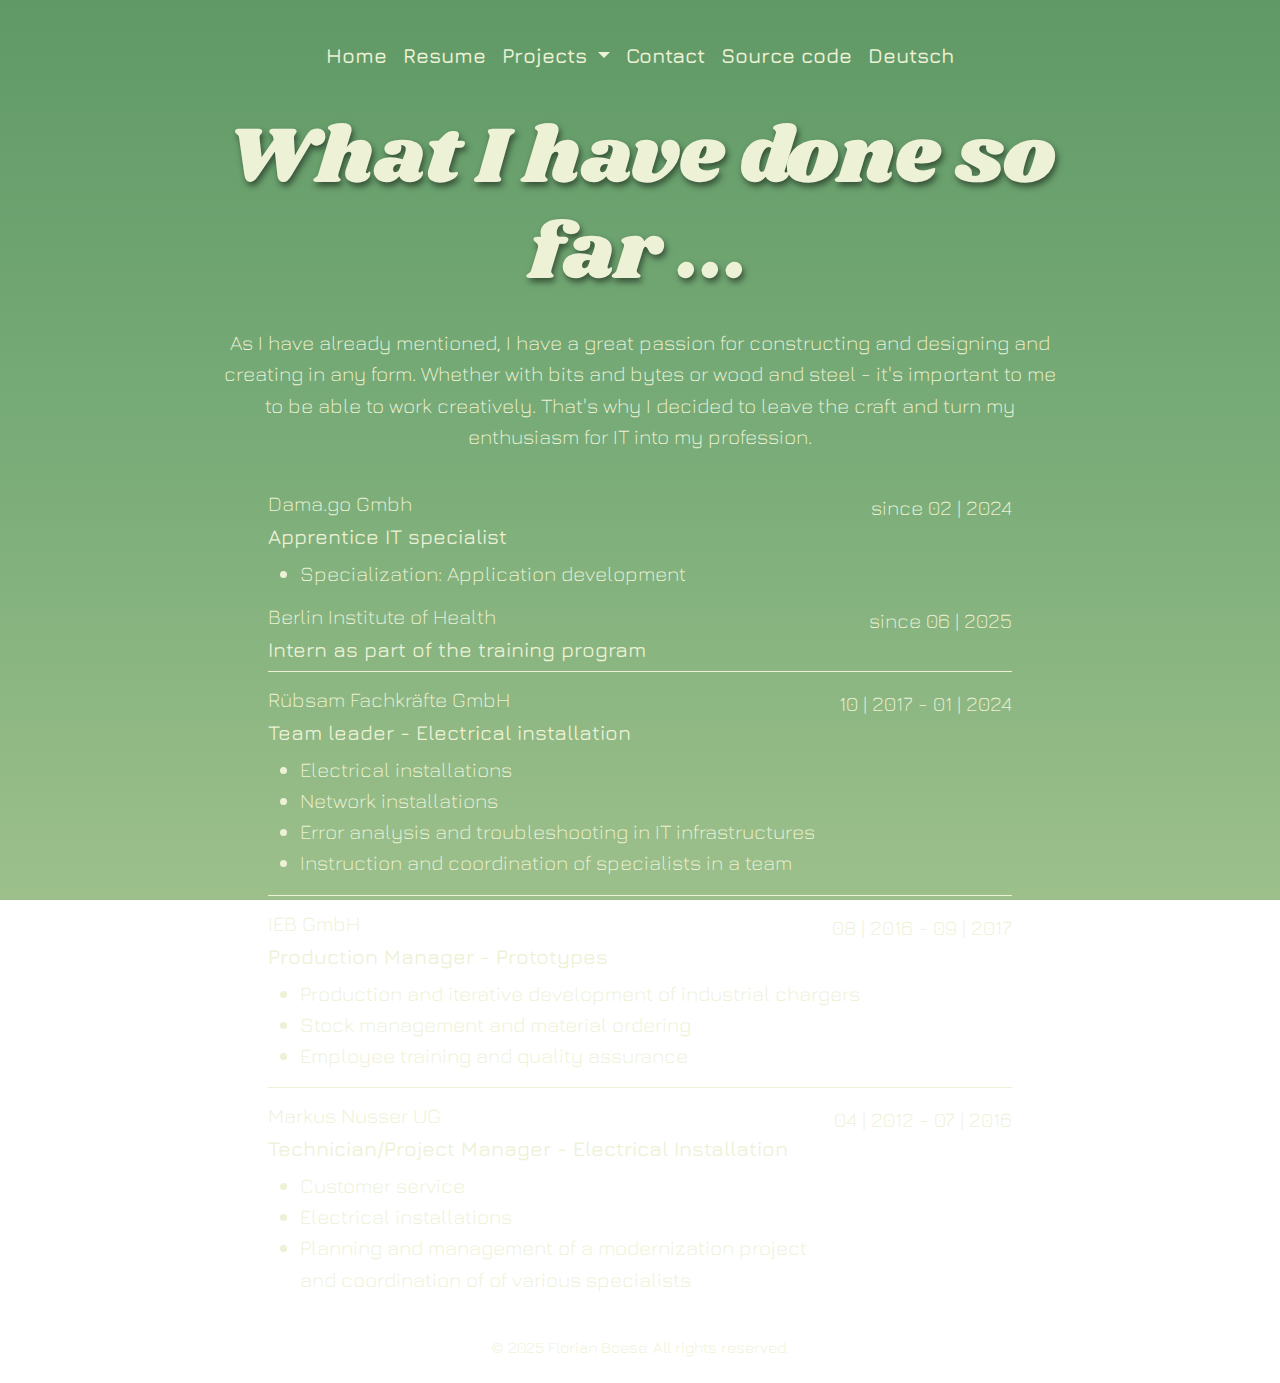
<file: en/resume.html>
<!DOCTYPE html>
<html lang="de">

<head>
    <meta charset="UTF-8">
    <meta name="viewport" content="width=device-width, initial-scale=1.0">
    <link href="https://cdn.jsdelivr.net/npm/bootstrap@5.3.3/dist/css/bootstrap.min.css" rel="stylesheet"
        integrity="sha384-QWTKZyjpPEjISv5WaRU9OFeRpok6YctnYmDr5pNlyT2bRjXh0JMhjY6hW+ALEwIH" crossorigin="anonymous">
    <link rel="stylesheet" href="../style.css">
    <title>Resume</title>
</head>

<body>
    <nav class="navbar navbar-expand-md navbar-dark bg-transparent mt-4 mb-4">
        <div class="container">
            <button class="navbar-toggler" type="button" data-bs-toggle="collapse" data-bs-target="#mainNavbar"
                aria-controls="mainNavbar" aria-expanded="false" aria-label="Toggle navigation">
                <span class="navbar-toggler-icon"></span>
            </button>

            <div class="collapse navbar-collapse justify-content-center" id="mainNavbar">
                <ul class="navbar-nav">
                    <li class="nav-item">
                        <a class="nav-link font-jura fw-semibold seperate-line" href="./index.html">Home</a>
                    </li>
                    <li class="nav-item">
                        <a class="nav-link font-jura fw-semibold seperate-line" href="./resume.html">Resume</a>
                    </li>
                    <li class="nav-item dropdown">
                        <a class="nav-link dropdown-toggle font-jura fw-semibold seperate-line" href="#" role="button"
                            data-bs-toggle="dropdown" aria-expanded="false">
                            Projects
                        </a>
                        <ul class="dropdown-menu">
                            <li><a class="dropdown-item font-jura fw-semibold" href="./network-project.html">Network
                                    project</a></li>
                            <li><a class="dropdown-item font-jura fw-semibold" href="./snake-game.html">Snake Game</a>
                            </li>
                            <li><a class="dropdown-item font-jura fw-semibold" href="./dice-game.html">Dice game</a>
                            </li>
                        </ul>
                    </li>
                    <li class="nav-item">
                        <a class="nav-link font-jura fw-semibold seperate-line"
                            href="mailto:tech.career@icloud.com">Contact</a>
                    </li>
                    <li class="nav-item">
                        <a class="nav-link font-jura fw-semibold seperate-line" target="_blank"
                            href="https://github.com/dev-showcase/application-site">Source code</a>
                    </li>
                    <li class="nav-item">
                        <a class="nav-link font-jura fw-semibold seperate-line border-0"
                            href="../de/resume.html">Deutsch</a>
                    </li>
                </ul>
            </div>
        </div>
    </nav>

    <div>
        <h1 class="col-6 col-md-8 text-center mb-4 mx-auto">What I have done so far ...</h1>
        <div class="container d-flex justify-content-center mb-4">
            <p class="col-12 col-xl-9 text-center font-jura">
                As I have already mentioned, I have a great passion for constructing and
                designing and creating in any form. Whether with bits and bytes
                or wood and steel - it's important to me to be able to work creatively.
                That's why I decided to leave the craft
                and turn my enthusiasm for IT into my profession.
            </p>
        </div>

        <div class="container font-jura d-flex flex-column align-items-center">
            <div class="col-12 col-md-8 d-flex flex-column justify-content-between">
                <div class="d-flex justify-content-between">
                    <div>
                        <h3 class="text-decoration-none">Dama.go Gmbh</h3>
                        <h4 class="fw-medium">Apprentice IT specialist</h4>
                    </div>
                    <span class="text-nowrap">since 02 | 2024</span>
                </div>

                <div>
                    <ul>
                        <li>Specialization: Application development</li>
                    </ul>
                </div>
            </div>

            <div class="col-12 col-md-8 d-flex flex-column justify-content-between border-b">
                <div class="d-flex justify-content-between">
                    <div>
                        <h3 class="text-decoration-none">Berlin Institute of Health</h3>
                        <h4 class="fw-medium">Intern as part of the training program</h4>
                    </div>
                    <span class="text-nowrap">since 06 | 2025</span>
                </div>
            </div>

            <div class="col-12 col-md-8 d-flex flex-column justify-content-between border-b mt-3">
                <div class="d-flex justify-content-between">
                    <div>
                        <h3 class="text-decoration-none">Rübsam Fachkräfte GmbH</h3>
                        <h4 class="fw-medium">Team leader - Electrical installation</h4>
                    </div>
                    <span class="text-nowrap">10 | 2017 - 01 | 2024</span>
                </div>

                <div>
                    <ul>
                        <li>Electrical installations</li>
                        <li>Network installations</li>
                        <li>Error analysis and troubleshooting in IT infrastructures</li>
                        <li>Instruction and coordination of specialists in a team</li>
                    </ul>
                </div>
            </div>

            <div class="col-12 col-md-8 d-flex flex-column justify-content-between border-b mt-3">
                <div class="d-flex justify-content-between">
                    <div>
                        <h3 class="text-decoration-none">IEB GmbH</h3>
                        <h4 class="fw-medium">Production Manager - Prototypes</h4>
                    </div>
                    <span class="text-nowrap">08 | 2016 - 09 | 2017</span>
                </div>

                <div>
                    <ul>
                        <li>Production and iterative development of industrial chargers</li>
                        <li>Stock management and material ordering</li>
                        <li>Employee training and quality assurance</li>
                    </ul>
                </div>
            </div>

            <div class="col-12 col-md-8 d-flex flex-column justify-content-between mt-3">
                <div class="d-flex justify-content-between">
                    <div>
                        <h3 class="text-decoration-none">Markus Nusser UG</h3>
                        <h4 class="fw-medium">Technician/Project Manager - Electrical Installation</h4>
                    </div>
                    <span class="text-nowrap">04 | 2012 - 07 | 2016</span>
                </div>

                <div>
                    <ul>
                        <li>Customer service</li>
                        <li>Electrical installations</li>
                        <li class="col-12 col-md-9">Planning and management of a modernization project and coordination
                            of
                            of various specialists</li>
                    </ul>
                </div>
            </div>

            <footer>
                <p class="font-jura text-center fs-6 mb-4 mt-4">© 2025 Florian Boese. All rights reserved.</p>
            </footer>
</body>

</html>
</file>
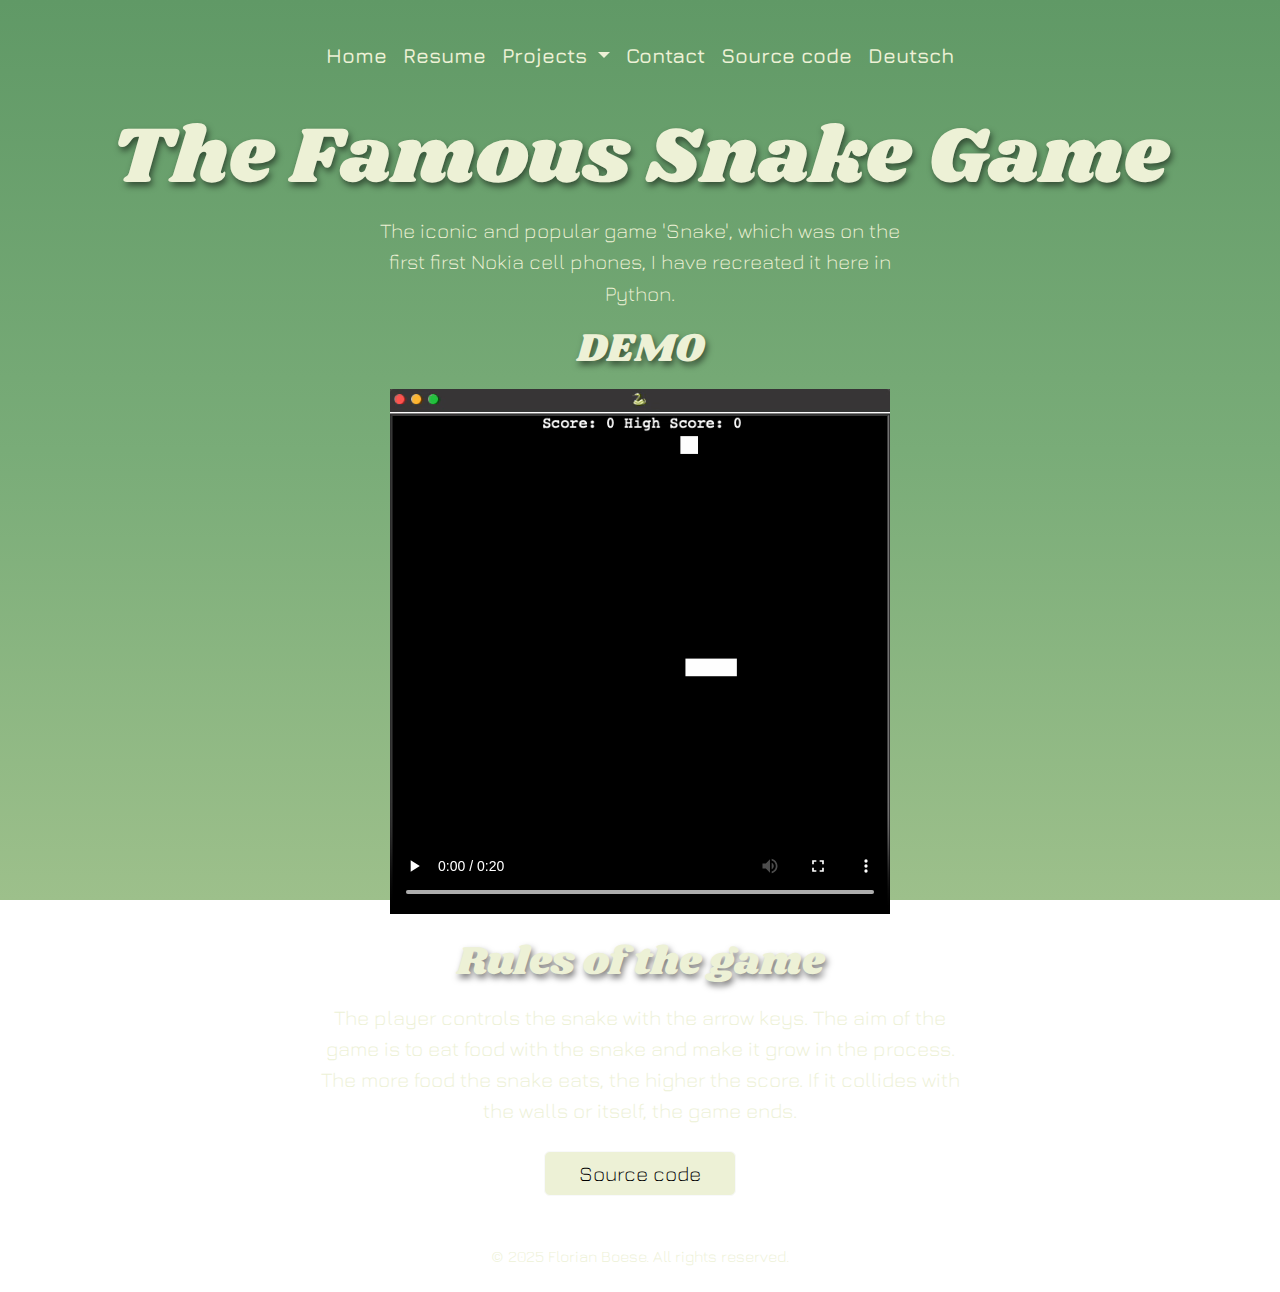
<file: en/snake-game.html>
<!DOCTYPE html>
<html lang="de">

<head>
    <meta charset="UTF-8">
    <meta name="viewport" content="width=device-width, initial-scale=1.0">
    <title>Snake Game</title>
    <link href="https://cdn.jsdelivr.net/npm/bootstrap@5.3.3/dist/css/bootstrap.min.css" rel="stylesheet"
        integrity="sha384-QWTKZyjpPEjISv5WaRU9OFeRpok6YctnYmDr5pNlyT2bRjXh0JMhjY6hW+ALEwIH" crossorigin="anonymous">
    <link rel="stylesheet" href="../style.css">
</head>

<body>
    <nav class="navbar navbar-expand-md navbar-dark bg-transparent mt-4 mb-4">
        <div class="container">
            <button class="navbar-toggler" type="button" data-bs-toggle="collapse" data-bs-target="#mainNavbar"
                aria-controls="mainNavbar" aria-expanded="false" aria-label="Toggle navigation">
                <span class="navbar-toggler-icon"></span>
            </button>

            <div class="collapse navbar-collapse justify-content-center" id="mainNavbar">
                <ul class="navbar-nav">
                    <li class="nav-item">
                        <a class="nav-link font-jura fw-semibold seperate-line" href="./index.html">Home</a>
                    </li>
                    <li class="nav-item">
                        <a class="nav-link font-jura fw-semibold seperate-line" href="./resume.html">Resume</a>
                    </li>
                    <li class="nav-item dropdown">
                        <a class="nav-link dropdown-toggle font-jura fw-semibold seperate-line" href="#" role="button"
                            data-bs-toggle="dropdown" aria-expanded="false">
                            Projects
                        </a>
                        <ul class="dropdown-menu">
                            <li><a class="dropdown-item font-jura fw-semibold" href="./network-project.html">Network
                                    project</a></li>
                            <li><a class="dropdown-item font-jura fw-semibold" href="./snake-game.html">Snake Game</a>
                            </li>
                            <li><a class="dropdown-item font-jura fw-semibold" href="./dice-game.html">Dice game</a>
                            </li>
                        </ul>
                    </li>
                    <li class="nav-item">
                        <a class="nav-link font-jura fw-semibold seperate-line"
                            href="mailto:tech.career@icloud.com">Contact</a>
                    </li>
                    <li class="nav-item">
                        <a class="nav-link font-jura fw-semibold seperate-line" target="_blank"
                            href="https://github.com/dev-showcase/application-site">Source code</a>
                    </li>
                    <li class="nav-item">
                        <a class="nav-link font-jura fw-semibold seperate-line border-0"
                            href="../de/snake-game.html">Deutsch</a>
                    </li>
                </ul>
            </div>
        </div>
    </nav>

    <div class="d-flex flex-column align-items-center">
        <h1 class="col-8 col-md-12 mx-auto text-center">The Famous Snake Game</h1>
        <p class="font-jura col-10 col-md-5 text-center mt-2">The iconic and popular game 'Snake', which was on the
            first
            first Nokia cell phones,
            I have recreated it here in Python.</p>
        <h2 class="fw-medium mb-3 fs-1">DEMO</h2>
        <div class="d-flex flex-column justify-content-center align-items-center">
            <video width="500px" height="525px" controls>
                <source src="../images/snake/demo.mov">
            </video>
            <h2 class="fw-medium mb-3 fs-1 mt-4">Rules of the game</h2>
            <p class="font-jura col-6 text-center">
                The player controls the snake with the arrow keys.
                The aim of the game is to eat food with the snake and make it grow in the process.
                The more food the snake eats, the higher the score.
                If it collides with the walls or itself, the game ends.
            </p>
            <a class="snake-source-code-button btn btn-outline-light font-jura text-decoration-none mt-2 mb-4"
                href="https://github.com/dev-showcase/the-famous-snake-game">Source code</a>
        </div>
    </div>

    <footer>
        <p class="font-jura text-center fs-6 mb-4 mt-4">© 2025 Florian Boese. All rights reserved.</p>
    </footer>

</body>

</html>
</file>
<file: style.css>
body {
    background-image: linear-gradient(to bottom, #609966, #79AC78, #9DC08B);
    background-repeat: no-repeat;
    background-attachment: fixed;
}

@font-face {
    font-family: 'Jura';
    src: url(./fonts/jura/Jura-VariableFont_wght.ttf);
}

@font-face {
    font-family: 'Shrikhand';
    src: url(./fonts/shrikhand/Shrikhand-Regular.ttf);
}

.img-head {
    width: 500px;
}

.img-profile {
    width: 335px;
    max-width: 100%;
    border: solid 1px #EDF1D6;
    border-radius: 50%;
    margin-top: 1.3rem
}

.dice-img1,
.dice-img2 {
    width: 150px;
}

.img-network-structure,
.img-network-layout {
    border-radius: 3%;
    border: solid #EDF1D6 5px;
}

@media (min-width: 576px) and (max-width: 768px) {
    .resume-h2-style {
        margin: 0 100px
    }
}

@media (max-width: 576px) {

    .img-network-structure,
    .img-network-layout {
        width: 350px;
        height: 300px;
    }
}

@media (min-width: 577px) and (max-width: 1200px) {

    .img-network-structure,
    .img-network-layout {
        width: 450px;
        height: 400px;
    }
}

@media (min-width: 1201px) {

    .img-network-structure,
    .img-network-layout {
        width: 600px;
        height: 550px;
    }
}

h1,
h2 {
    font-size: clamp(3rem, 15vw, 5rem);
    font-family: "Shrikhand", sans-serif;
    color: #EDF1D6;
    text-shadow: 2px 4px 6px rgba(0, 0, 0, 0.5);
    margin: 0;
}

.h1-style {
    font-size: clamp(2rem, 10vw, 3.6rem);
}

h2 {
    font-size: clamp(2rem, 10vw, 3rem);
}

.font-jura,
h3,
h4 {
    font-family: "Jura", serif;
    font-size: clamp(1rem, 3vw, 1.3rem);
    font-weight: 100;
    color: #EDF1D6;
}

.contact-button,
#playButton {
    width: 100%;
    max-width: 12rem;
    color: black;
    background-color: #EDF1D6;
}

.resume-button:hover,
.network-project-button:hover,
.source-code-button:hover,
.dice-game-button:hover {
    color: black;
    background-color: #EDF1D6;
    transition: background-color 0.3s, color 0.3s;
    box-shadow: 0 4px 6px rgba(0, 0, 0, 0.2);
}

.contact-button:hover,
#playButton:hover,
.snake-source-code-button:hover {
    color: #EDF1D6;
    background-color: #9DC08B;
    transition: background-color 0.3s, color 0.3s;
    box-shadow: 0 4px 6px rgba(0, 0, 0, 0.2);
}

.border-b {
    border-bottom: solid 1px #EDF1D6;
}

.resume-button:active,
.network-project-button:active,
.source-code-button:active,
.dice-game-button:active,
.contact-button:active,
#playButton:active,
.snake-source-code-button:active {
    transform: scale(0.95);
    box-shadow: 0 2px 4px rgba(0, 0, 0, 0.2);
}

.documentation-container {
    width: 100%;
    overflow-x: auto;
}

.documentation-table {
    margin: 0 10vw;
    border-collapse: collapse;
}

tr,
td,
.demo-video {
    border: 2px solid #EDF1D6;
}

body {
    background-image: linear-gradient(to bottom, #609966, #79AC78, #9DC08B);
    background-repeat: no-repeat;
    background-attachment: fixed;
}

@font-face {
    font-family: 'Jura';
    src: url(./fonts/jura/Jura-VariableFont_wght.ttf);
}

@font-face {
    font-family: 'Shrikhand';
    src: url(./fonts/shrikhand/Shrikhand-Regular.ttf);
}

.img-head {
    width: 500px;
}

.img-profile {
    width: 335px;
    max-width: 100%;
    border: solid 1px #EDF1D6;
    border-radius: 50%;
    margin-top: 1.3rem
}

.dice-img1,
.dice-img2 {
    width: 150px;
}

.img-network-structure,
.img-network-layout {
    border-radius: 3%;
    border: solid #EDF1D6 5px;
}

@media (min-width: 576px) and (max-width: 768px) {
    .resume-h2-style {
        margin: 0 100px
    }
}

@media (max-width: 576px) {

    .img-network-structure,
    .img-network-layout {
        width: 350px;
        height: 300px;
    }
}

@media (min-width: 577px) and (max-width: 1200px) {

    .img-network-structure,
    .img-network-layout {
        width: 450px;
        height: 400px;
    }
}

@media (min-width: 1201px) {

    .img-network-structure,
    .img-network-layout {
        width: 600px;
        height: 550px;
    }
}

h1,
h2 {
    font-size: clamp(3rem, 15vw, 5rem);
    font-family: "Shrikhand", sans-serif;
    color: #EDF1D6;
    text-shadow: 2px 4px 6px rgba(0, 0, 0, 0.5);
    margin: 0;
}

.h1-style {
    font-size: clamp(2rem, 10vw, 3.6rem);
}

h2 {
    font-size: clamp(2rem, 10vw, 3rem);
}

.font-jura,
h3,
h4 {
    font-family: "Jura", serif;
    font-size: clamp(1rem, 3vw, 1.3rem);
    font-weight: 100;
    color: #EDF1D6;
}

.contact-button,
#playButton,
.snake-source-code-button {
    width: 100%;
    max-width: 12rem;
    color: black;
    background-color: #EDF1D6;
}

.resume-button:hover,
.network-project-button:hover,
.source-code-button:hover,
.dice-game-button:hover,
.snake-button:hover {
    color: black;
    background-color: #EDF1D6;
    transition: background-color 0.3s, color 0.3s;
    box-shadow: 0 4px 6px rgba(0, 0, 0, 0.2);
}

.contact-button:hover,
#playButton:hover,
.snake-source-code-button:hover {
    color: #EDF1D6;
    background-color: #9DC08B;
    transition: background-color 0.3s, color 0.3s;
    box-shadow: 0 4px 6px rgba(0, 0, 0, 0.2);
}

.border-b {
    border-bottom: solid 1px #EDF1D6;
}

.resume-button:active,
.network-project-button:active,
.source-code-button:active,
.dice-game-button:active,
.contact-button:active,
#playButton:active,
.snake-source-code-button:active,
.snake-button:active {
    transform: scale(0.95);
    box-shadow: 0 2px 4px rgba(0, 0, 0, 0.2);
}

.documentation-container {
    width: 100%;
    overflow-x: auto;
}

.documentation-table {
    margin: 0 10vw;
    border-collapse: collapse;
}

tr,
td {
    border: 2px solid #EDF1D6;
}
</file>
